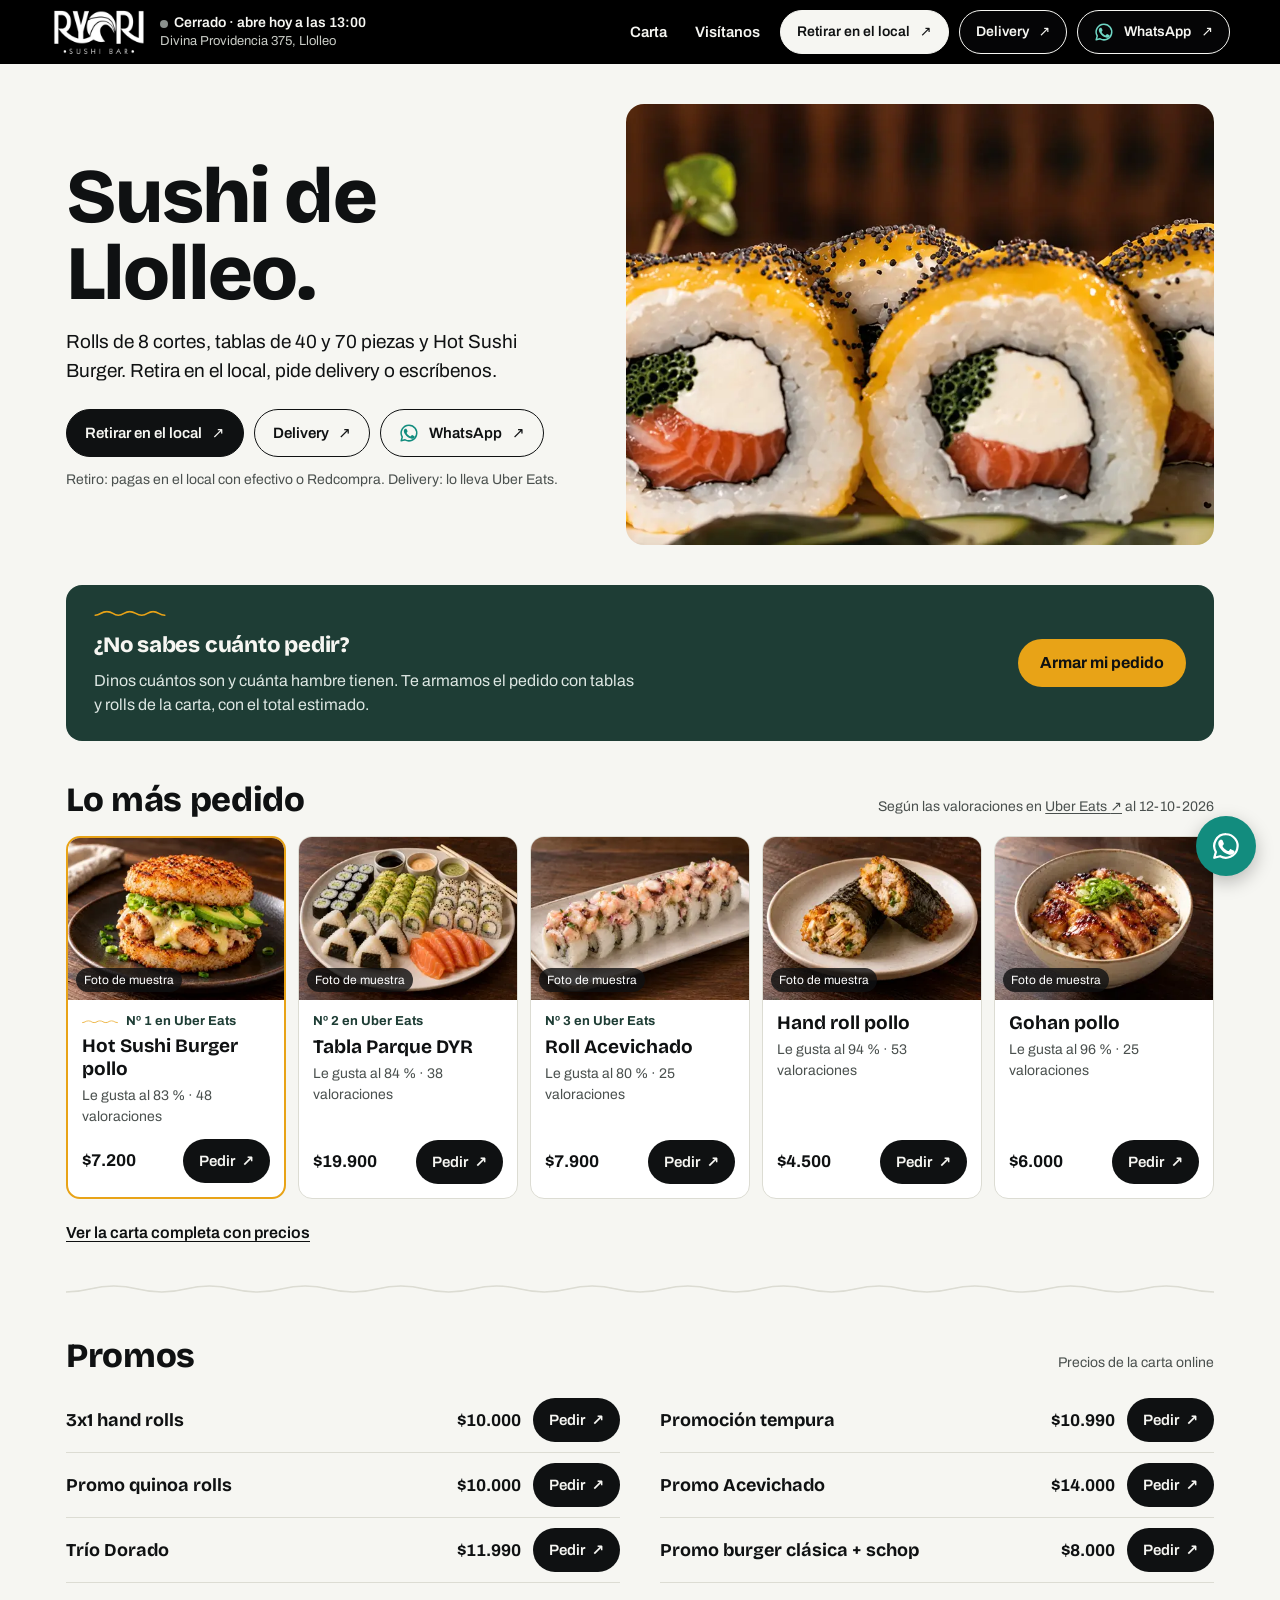
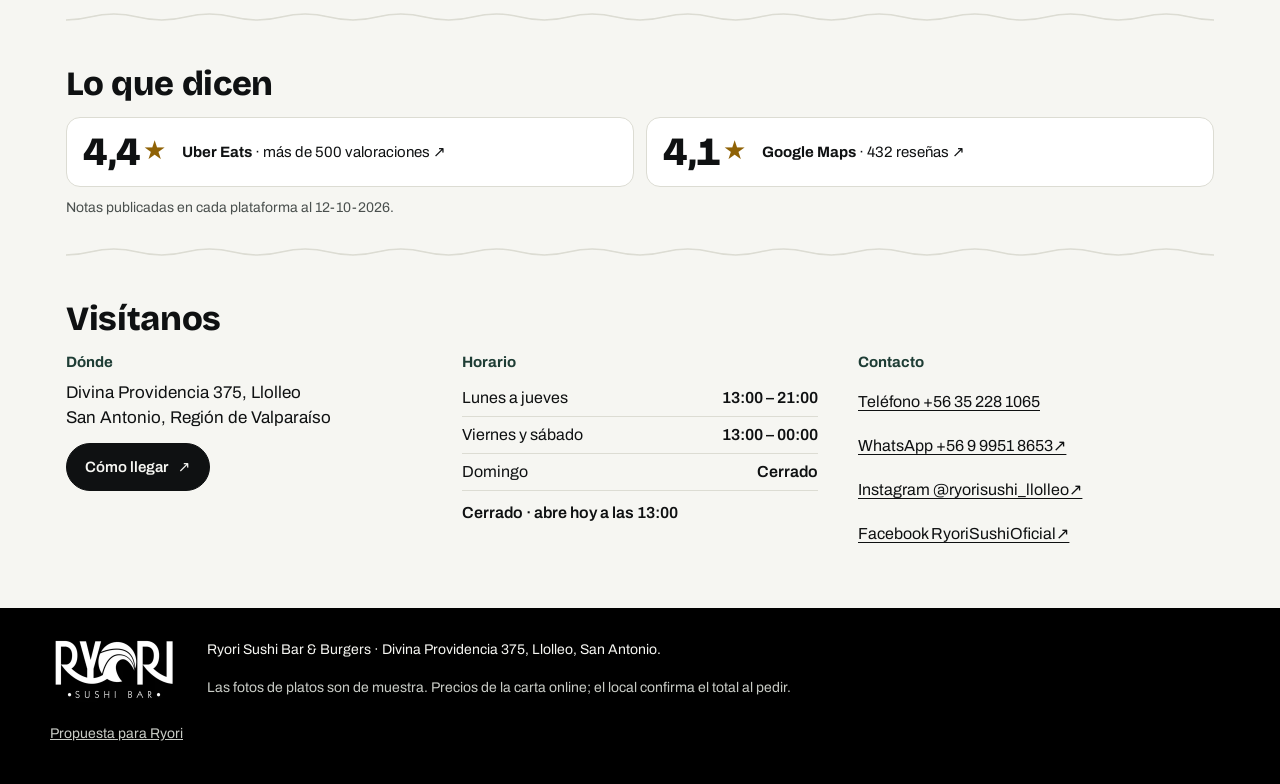
<file: index.html>
<!doctype html>
<html lang="es-CL">
<head>
  <meta charset="utf-8">
  <meta name="viewport" content="width=device-width, initial-scale=1">
  <title>Ryori Sushi Bar · Sushi de Llolleo</title>
  <meta name="description" content="Ryori Sushi Bar & Burgers en Divina Providencia 375, Llolleo. Rolls de 8 cortes, tablas de 40 y 70 piezas y Hot Sushi Burger. Retira en el local, pide delivery por Uber Eats o escríbenos por WhatsApp.">
  <meta name="robots" content="noindex,nofollow">
  <meta name="theme-color" content="#000000">
  <meta property="og:title" content="Ryori Sushi Bar · Sushi de Llolleo">
  <meta property="og:description" content="Rolls, tablas para compartir y Hot Sushi Burger. Retira en Divina Providencia 375, pide delivery o escríbenos por WhatsApp.">
  <meta property="og:image" content="https://ryiori.vercel.app/assets/compartir-1200x630.jpg">
  <meta property="og:image:width" content="1200">
  <meta property="og:image:height" content="630">
  <meta property="og:type" content="website">
  <link rel="icon" href="favicon.svg" type="image/svg+xml">
  <link rel="icon" href="assets/marca/icono-32.png" sizes="32x32" type="image/png">
  <link rel="apple-touch-icon" href="assets/marca/icono-180.png">
  <link rel="preload" as="image" href="assets/portada/hero-telefono-960.webp" imagesrcset="assets/portada/hero-telefono-480.webp 480w, assets/portada/hero-telefono-960.webp 960w" imagesizes="100vw" media="(max-width: 759px)">
  <link rel="preload" as="image" href="assets/portada/hero-escritorio-960.webp" imagesrcset="assets/portada/hero-escritorio-960.webp 960w, assets/portada/hero-escritorio-1440.webp 1440w" imagesizes="(min-width: 1180px) 610px, 52vw" media="(min-width: 760px)">
  <link rel="stylesheet" href="comun.css">
  <link rel="stylesheet" href="styles.css">
  <script src="comun.js" defer></script>
  <script>
    // Lo más pedido y las promos están más abajo: sus datos se cargan después de mostrar la portada.
    addEventListener('load', () => {
      const s = document.createElement('script');
      s.src = 'menu-data.js';
      s.onload = () => { const t = document.createElement('script'); t.src = 'site.js'; document.head.appendChild(t); };
      document.head.appendChild(s);
    });
  </script>
  <!-- Datos estructurados para Google (sin efecto mientras la demo tenga noindex). Generado desde data/negocio.json. -->
  <script type="application/ld+json">
  {
    "@context": "https://schema.org",
    "@type": "Restaurant",
    "name": "Ryori Sushi Bar & Burgers",
    "url": "https://ryiori.vercel.app/",
    "image": "https://ryiori.vercel.app/assets/compartir-1200x630.jpg",
    "logo": "https://ryiori.vercel.app/assets/marca/icono-512.png",
    "telephone": "+56352281065",
    "email": "ryorisushiandbar@gmail.com",
    "address": {
      "@type": "PostalAddress",
      "streetAddress": "Divina Providencia 375",
      "addressLocality": "Llolleo, San Antonio",
      "addressRegion": "Valparaíso",
      "addressCountry": "CL"
    },
    "geo": {
      "@type": "GeoCoordinates",
      "latitude": -33.6123105,
      "longitude": -71.6176851
    },
    "servesCuisine": [
      "Sushi",
      "Japonesa",
      "Hamburguesas"
    ],
    "hasMenu": "https://ryiori.vercel.app/carta/",
    "openingHoursSpecification": [
      {
        "@type": "OpeningHoursSpecification",
        "dayOfWeek": "https://schema.org/Monday",
        "opens": "13:00",
        "closes": "21:00"
      },
      {
        "@type": "OpeningHoursSpecification",
        "dayOfWeek": "https://schema.org/Tuesday",
        "opens": "13:00",
        "closes": "21:00"
      },
      {
        "@type": "OpeningHoursSpecification",
        "dayOfWeek": "https://schema.org/Wednesday",
        "opens": "13:00",
        "closes": "21:00"
      },
      {
        "@type": "OpeningHoursSpecification",
        "dayOfWeek": "https://schema.org/Thursday",
        "opens": "13:00",
        "closes": "21:00"
      },
      {
        "@type": "OpeningHoursSpecification",
        "dayOfWeek": "https://schema.org/Friday",
        "opens": "13:00",
        "closes": "23:59"
      },
      {
        "@type": "OpeningHoursSpecification",
        "dayOfWeek": "https://schema.org/Saturday",
        "opens": "13:00",
        "closes": "23:59"
      }
    ],
    "paymentAccepted": "Efectivo, Redcompra",
    "sameAs": [
      "https://www.instagram.com/ryorisushi_llolleo/",
      "https://www.facebook.com/RyoriSushiOficial"
    ]
  }
  </script>
</head>
<body>
  <a class="saltar" href="#contenido">Ir al contenido</a>

  <header class="cabecera">
    <a class="logo" href="./" aria-label="Ryori Sushi Bar, inicio"><img src="assets/marca/logo-original-negro.webp" alt="Ryori Sushi Bar" width="252" height="132"></a>
    <div class="local">
      <p class="estado" data-estado aria-live="polite"></p>
      <address>Divina Providencia 375, Llolleo</address>
    </div>
    <nav class="cabecera-nav" aria-label="Principal">
      <a href="carta/">Carta</a>
      <a class="solo-escritorio" href="#visitanos">Visítanos</a>
      <div class="canales sobre-oscuro">
        <a class="canal canal-retiro" href="https://menu.fu.do/ryori" target="_blank" rel="noopener">Retirar en el local <span class="ext" aria-hidden="true">↗</span></a>
        <a class="canal canal-delivery" href="https://www.ubereats.com/cl/store/ryori-sushi/pJ2VaHH-VmKoWFzFx3EKbg" target="_blank" rel="noopener">Delivery <span class="ext" aria-hidden="true">↗</span></a>
        <a class="canal canal-whatsapp" href="https://wa.me/56999518653" target="_blank" rel="noopener"><svg class="wa-icono" viewBox="0 0 24 24" aria-hidden="true"><use href="#icono-wa"/></svg>WhatsApp <span class="ext" aria-hidden="true">↗</span></a>
      </div>
    </nav>
  </header>

  <main id="contenido">
    <section class="portada" aria-labelledby="titulo">
      <picture class="portada-foto">
        <source media="(max-width: 759px)" srcset="assets/portada/hero-telefono-480.webp 480w, assets/portada/hero-telefono-960.webp 960w" sizes="100vw">
        <source media="(min-width: 760px)" srcset="assets/portada/hero-escritorio-960.webp 960w, assets/portada/hero-escritorio-1440.webp 1440w" sizes="(min-width: 1180px) 610px, 52vw">
        <img src="assets/portada/hero-escritorio-960.webp" alt="Rolls de Ryori con salmón, queso crema y cobertura de mango" width="960" height="720" fetchpriority="high">
      </picture>
      <div class="portada-texto">
        <h1 id="titulo">Sushi de Llolleo.</h1>
        <p class="bajada">Rolls de 8 cortes, tablas de 40 y 70 piezas y Hot Sushi Burger. Retira en el local, pide delivery o escríbenos.</p>
        <div class="canales portada-canales">
          <a class="canal canal-retiro" href="https://menu.fu.do/ryori" target="_blank" rel="noopener">Retirar en el local <span class="ext" aria-hidden="true">↗</span></a>
          <a class="canal canal-delivery" href="https://www.ubereats.com/cl/store/ryori-sushi/pJ2VaHH-VmKoWFzFx3EKbg" target="_blank" rel="noopener">Delivery <span class="ext" aria-hidden="true">↗</span></a>
          <a class="canal canal-whatsapp" href="https://wa.me/56999518653" target="_blank" rel="noopener"><svg class="wa-icono" viewBox="0 0 24 24" aria-hidden="true"><use href="#icono-wa"/></svg>WhatsApp <span class="ext" aria-hidden="true">↗</span></a>
        </div>
        <p class="como-llega">Retiro: pagas en el local con efectivo o Redcompra. Delivery: lo lleva Uber Eats.</p>
      </div>
    </section>

    <div class="contenedor">
      <aside class="tarjeta-sugeridor" aria-labelledby="sugeridor-titulo">
        <svg class="ola" viewBox="0 0 120 12" aria-hidden="true"><use href="#ola"/></svg>
        <h2 id="sugeridor-titulo">¿No sabes cuánto pedir?</h2>
        <p>Dinos cuántos son y cuánta hambre tienen. Te armamos el pedido con tablas y rolls de la carta, con el total estimado.</p>
        <a class="boton-mango" href="sugeridor/">Armar mi pedido</a>
      </aside>

      <section class="seccion" id="lo-mas-pedido" aria-labelledby="mas-pedido-titulo">
        <div class="seccion-cabeza">
          <h2 id="mas-pedido-titulo">Lo más pedido</h2>
          <p class="fuente">Según las valoraciones en <a href="https://www.ubereats.com/cl/store/ryori-sushi/pJ2VaHH-VmKoWFzFx3EKbg" target="_blank" rel="noopener">Uber Eats <span aria-hidden="true">↗</span></a> al 12-10-2026</p>
        </div>
        <ol class="mas-pedido" id="mas-pedido"></ol>
        <a class="enlace" href="carta/">Ver la carta completa con precios</a>
      </section>

      <svg class="ola-separador" viewBox="0 0 1200 14" preserveAspectRatio="none" aria-hidden="true"><use href="#ola-larga"/></svg>

      <section class="seccion" id="promos" aria-labelledby="promos-titulo">
        <div class="seccion-cabeza">
          <h2 id="promos-titulo">Promos</h2>
          <p class="fuente">Precios de la carta online</p>
        </div>
        <ul class="promos" id="lista-promos"></ul>
      </section>

      <svg class="ola-separador" viewBox="0 0 1200 14" preserveAspectRatio="none" aria-hidden="true"><use href="#ola-larga"/></svg>

      <section class="seccion" id="opiniones" aria-labelledby="opiniones-titulo">
        <h2 id="opiniones-titulo">Lo que dicen</h2>
        <ul class="notas">
          <li>
            <a href="https://www.ubereats.com/cl/store/ryori-sushi/pJ2VaHH-VmKoWFzFx3EKbg" target="_blank" rel="noopener">
              <span class="nota">4,4<span class="estrella" aria-hidden="true">★</span></span>
              <span class="nota-detalle"><strong>Uber Eats</strong> · más de 500 valoraciones <span aria-hidden="true">↗</span></span>
            </a>
          </li>
          <li>
            <a href="https://www.google.com/maps/search/?api=1&amp;query=Ryori+Sushi+en+Llolleo" target="_blank" rel="noopener">
              <span class="nota">4,1<span class="estrella" aria-hidden="true">★</span></span>
              <span class="nota-detalle"><strong>Google Maps</strong> · 432 reseñas <span aria-hidden="true">↗</span></span>
            </a>
          </li>
        </ul>
        <p class="fuente">Notas publicadas en cada plataforma al 12-10-2026.</p>
      </section>

      <svg class="ola-separador" viewBox="0 0 1200 14" preserveAspectRatio="none" aria-hidden="true"><use href="#ola-larga"/></svg>

      <section class="seccion visitanos" id="visitanos" aria-labelledby="visitanos-titulo">
        <h2 id="visitanos-titulo">Visítanos</h2>
        <div class="visitanos-grilla">
          <div>
            <h3>Dónde</h3>
            <p class="dato">Divina Providencia 375, Llolleo<br>San Antonio, Región de Valparaíso</p>
            <a class="canal canal-retiro" href="https://www.google.com/maps/dir/?api=1&amp;destination=-33.6123105%2C-71.6176851" target="_blank" rel="noopener">Cómo llegar <span class="ext" aria-hidden="true">↗</span></a>
          </div>
          <div>
            <h3>Horario</h3>
            <dl class="horario">
              <div><dt>Lunes a jueves</dt><dd>13:00 – 21:00</dd></div>
              <div><dt>Viernes y sábado</dt><dd>13:00 – 00:00</dd></div>
              <div><dt>Domingo</dt><dd>Cerrado</dd></div>
            </dl>
            <p class="estado-visita" data-estado></p>
          </div>
          <div>
            <h3>Contacto</h3>
            <ul class="contacto">
              <li><a href="tel:+56352281065">Teléfono +56 35 228 1065</a></li>
              <li><a href="https://wa.me/56999518653" target="_blank" rel="noopener">WhatsApp +56 9 9951 8653 <span aria-hidden="true">↗</span></a></li>
              <li><a href="https://www.instagram.com/ryorisushi_llolleo/" target="_blank" rel="noopener">Instagram @ryorisushi_llolleo <span aria-hidden="true">↗</span></a></li>
              <li><a href="https://www.facebook.com/RyoriSushiOficial" target="_blank" rel="noopener">Facebook RyoriSushiOficial <span aria-hidden="true">↗</span></a></li>
            </ul>
          </div>
        </div>
      </section>
    </div>
  </main>

  <footer class="pie pie-portada">
    <img src="assets/marca/logo-blanco.png" alt="Ryori Sushi Bar" width="126" height="66" loading="lazy">
    <p>Ryori Sushi Bar &amp; Burgers · Divina Providencia 375, Llolleo, San Antonio.</p>
    <p class="pie-nota">Las fotos de platos son de muestra. Precios de la carta online; el local confirma el total al pedir.</p>
    <p class="pie-propuesta"><a href="presentacion/">Propuesta para Ryori</a></p>
  </footer>

  <a class="wa-flotante" href="https://wa.me/56999518653" target="_blank" rel="noopener" aria-label="Escribir a Ryori por WhatsApp"><svg viewBox="0 0 24 24" aria-hidden="true"><use href="#icono-wa"/></svg></a>
  <nav class="barra-canales" aria-label="Pedir">
    <a class="canal canal-retiro" href="https://menu.fu.do/ryori" target="_blank" rel="noopener">Retirar en el local <span class="ext" aria-hidden="true">↗</span></a>
    <a class="canal canal-delivery" href="https://www.ubereats.com/cl/store/ryori-sushi/pJ2VaHH-VmKoWFzFx3EKbg" target="_blank" rel="noopener">Delivery <span class="ext" aria-hidden="true">↗</span></a>
    <a class="wa-redondo" href="https://wa.me/56999518653" target="_blank" rel="noopener" aria-label="Escribir a Ryori por WhatsApp"><svg viewBox="0 0 24 24" aria-hidden="true"><use href="#icono-wa"/></svg></a>
  </nav>

  <svg width="0" height="0" style="position:absolute" aria-hidden="true">
    <symbol id="icono-wa" viewBox="0 0 24 24"><path d="M12 2.6a9.4 9.4 0 0 0-8.1 14.2L2.6 21.4l4.7-1.2A9.4 9.4 0 1 0 12 2.6Z" fill="none" stroke="currentColor" stroke-width="1.8" stroke-linejoin="round"/><path d="M9.1 7.4c-.2-.5-.5-.5-.7-.5h-.6c-.2 0-.6.1-.9.4-.3.3-1.1 1.1-1.1 2.7s1.2 3.1 1.3 3.3c.2.2 2.2 3.5 5.4 4.8 2.7 1.1 3.2.9 3.8.8.6-.1 1.9-.8 2.2-1.5.3-.7.3-1.4.2-1.5-.1-.1-.3-.2-.7-.4l-2.1-1c-.3-.1-.5-.2-.7.2-.2.3-.8 1-1 1.2-.2.2-.4.2-.7.1-.3-.2-1.3-.5-2.5-1.6-.9-.8-1.6-1.9-1.7-2.2-.2-.3 0-.5.1-.7l.5-.6c.2-.2.2-.4.3-.6.1-.2 0-.4 0-.6l-1-2.3Z" fill="currentColor"/></symbol>
    <symbol id="ola" viewBox="0 0 120 12"><path d="M2 8c9 0 9-6 19.5-6S31 8 40.5 8 50 2 59.5 2 70 8 79.5 8 89 2 98.5 2 108 8 118 8" fill="none" stroke="currentColor" stroke-width="2.6" stroke-linecap="round"/></symbol>
    <symbol id="ola-larga" viewBox="0 0 1200 14"><path d="M0 9C25 9 25 3 50 3s25 6 50 6 25-6 50-6 25 6 50 6 25-6 50-6 25 6 50 6 25-6 50-6 25 6 50 6 25-6 50-6 25 6 50 6 25-6 50-6 25 6 50 6 25-6 50-6 25 6 50 6 25-6 50-6 25 6 50 6 25-6 50-6 25 6 50 6 25-6 50-6 25 6 50 6 25-6 50-6 25 6 50 6 25-6 50-6 25 6 50 6" fill="none" stroke="currentColor" stroke-width="1.5" vector-effect="non-scaling-stroke"/></symbol>
  </svg>
</body>
</html>
</file>
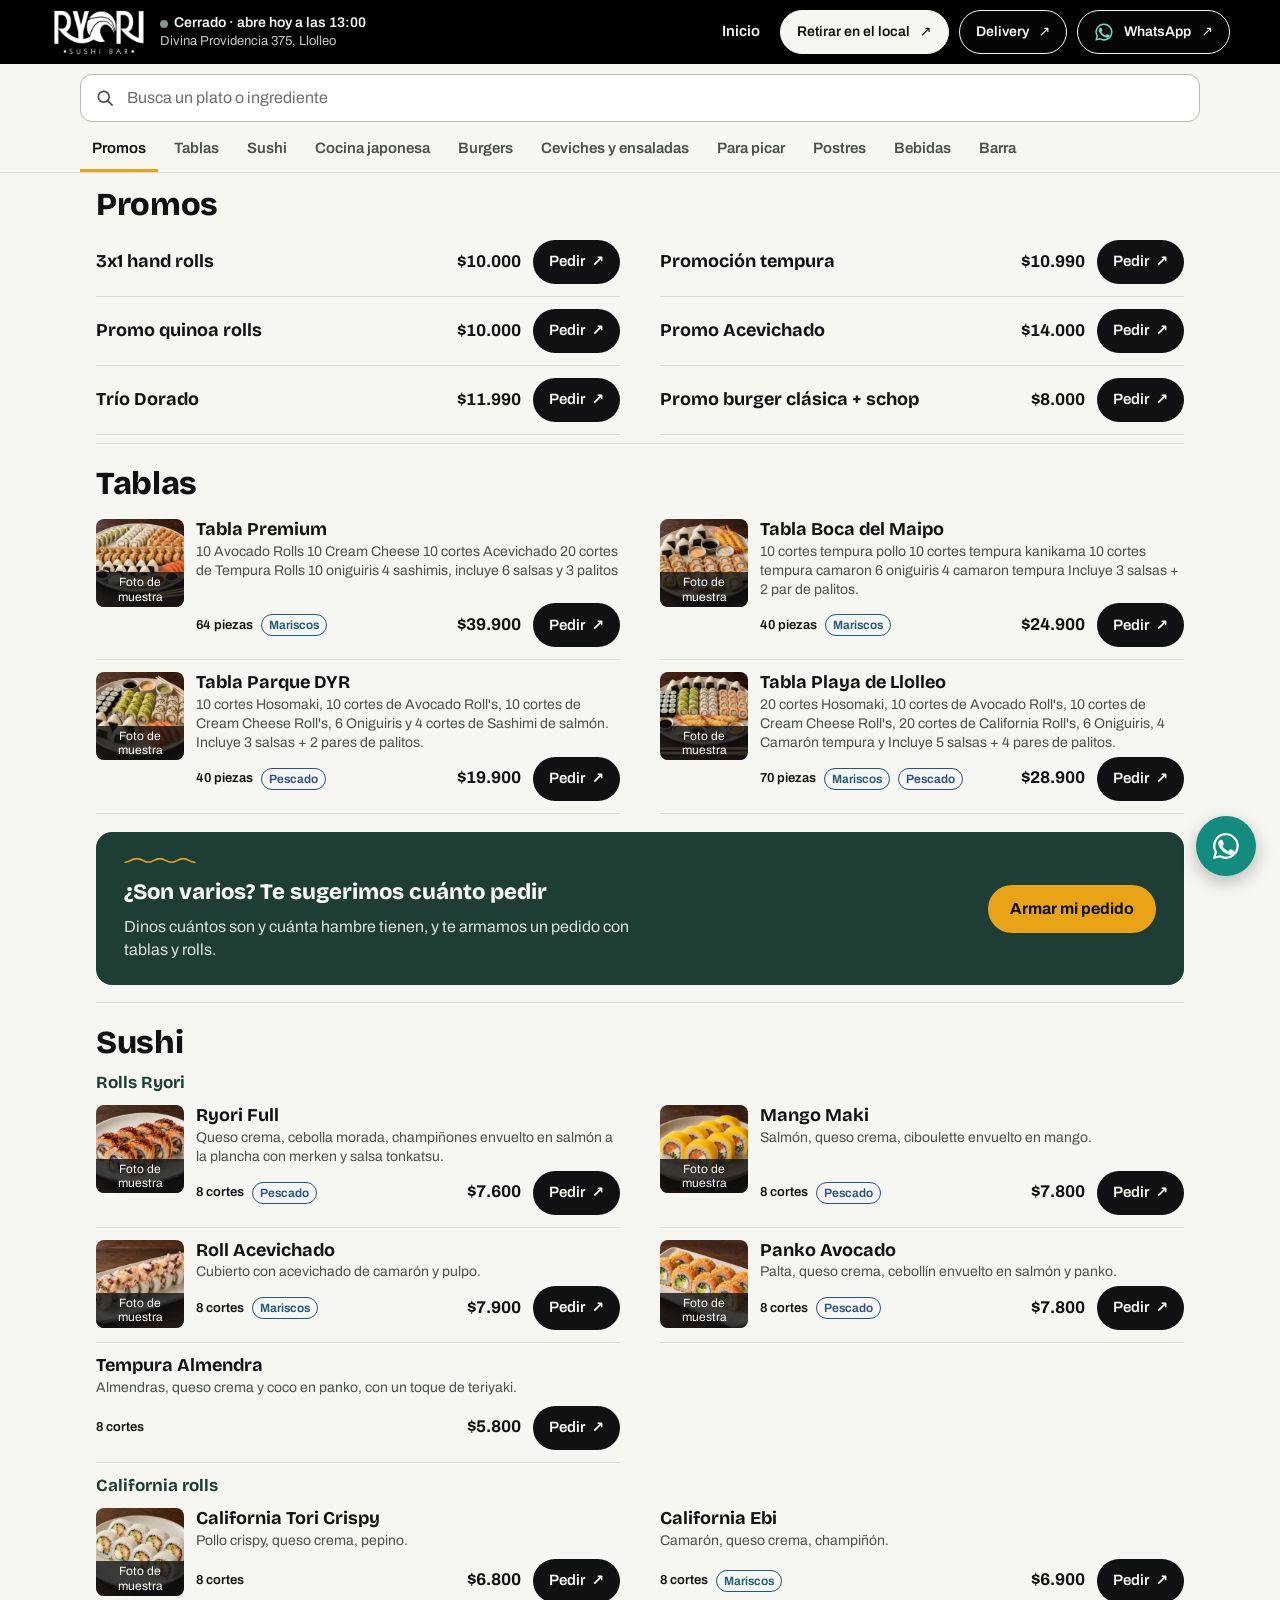
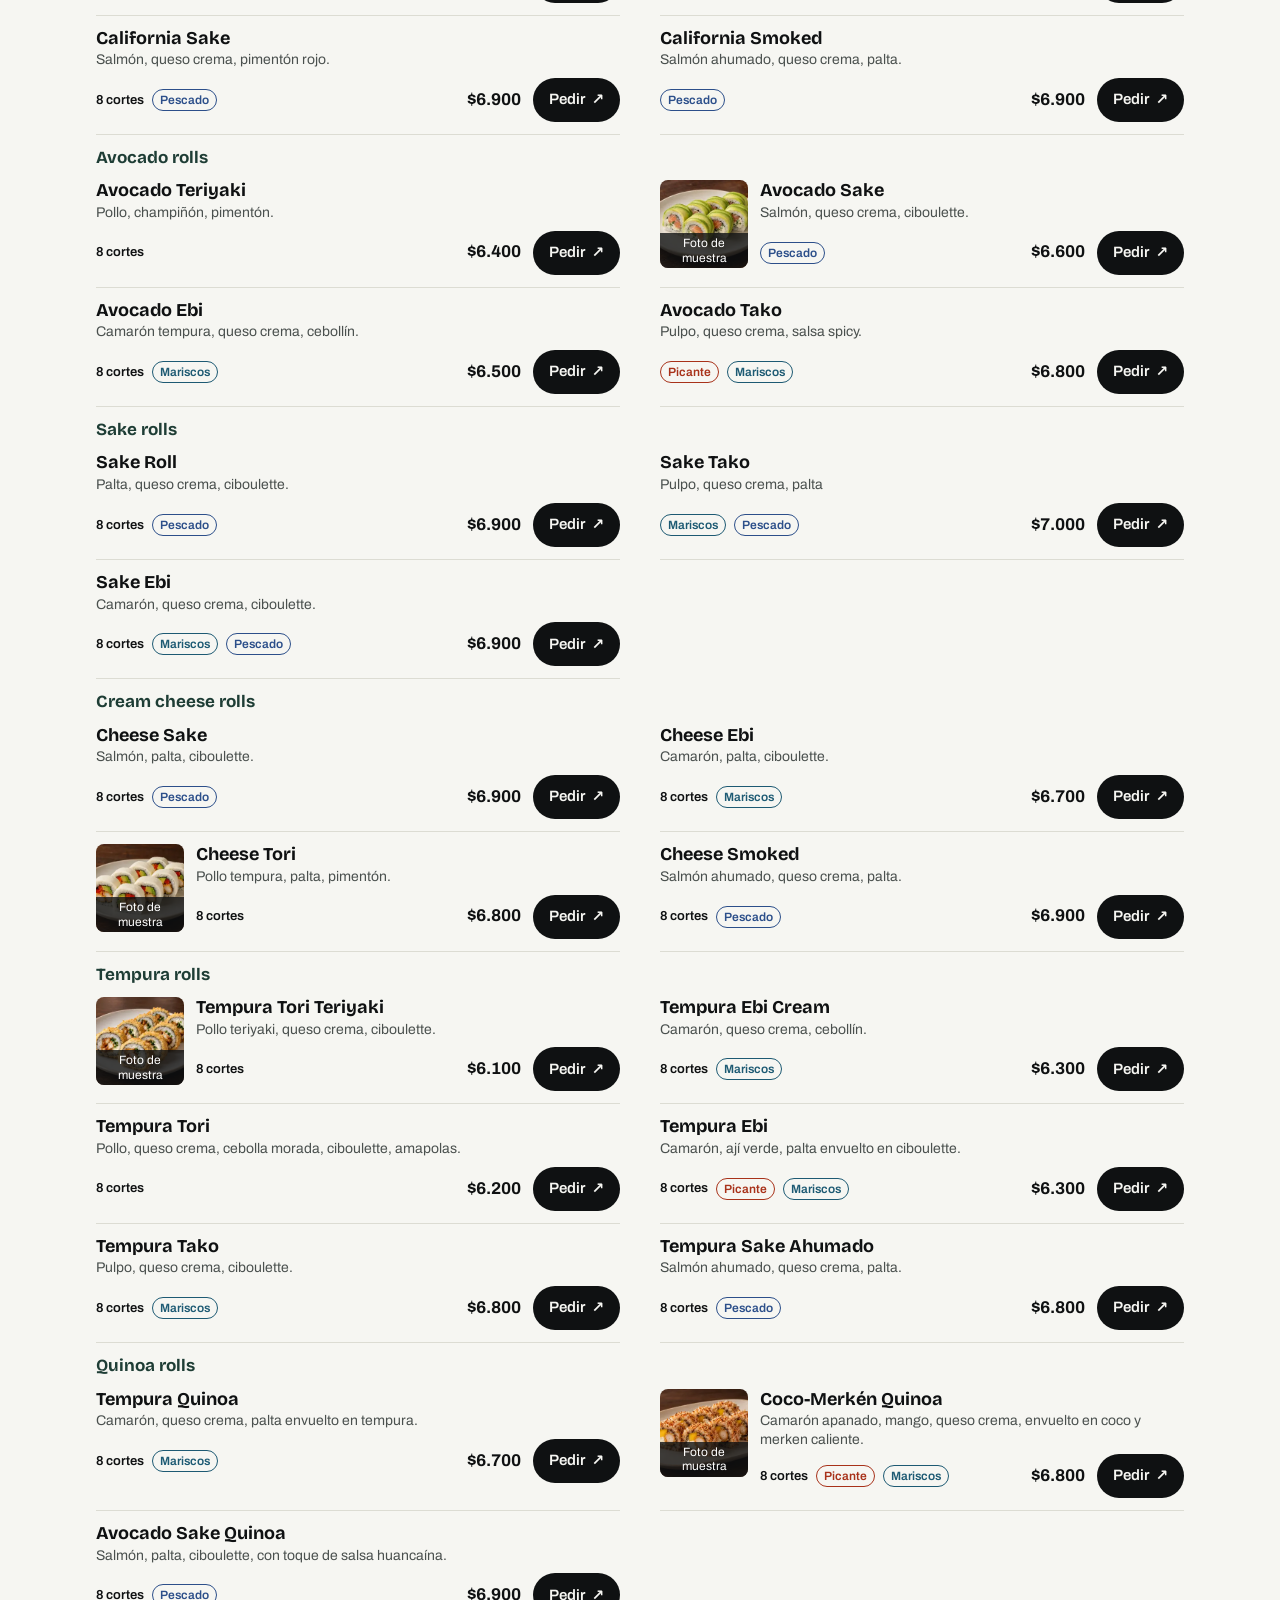
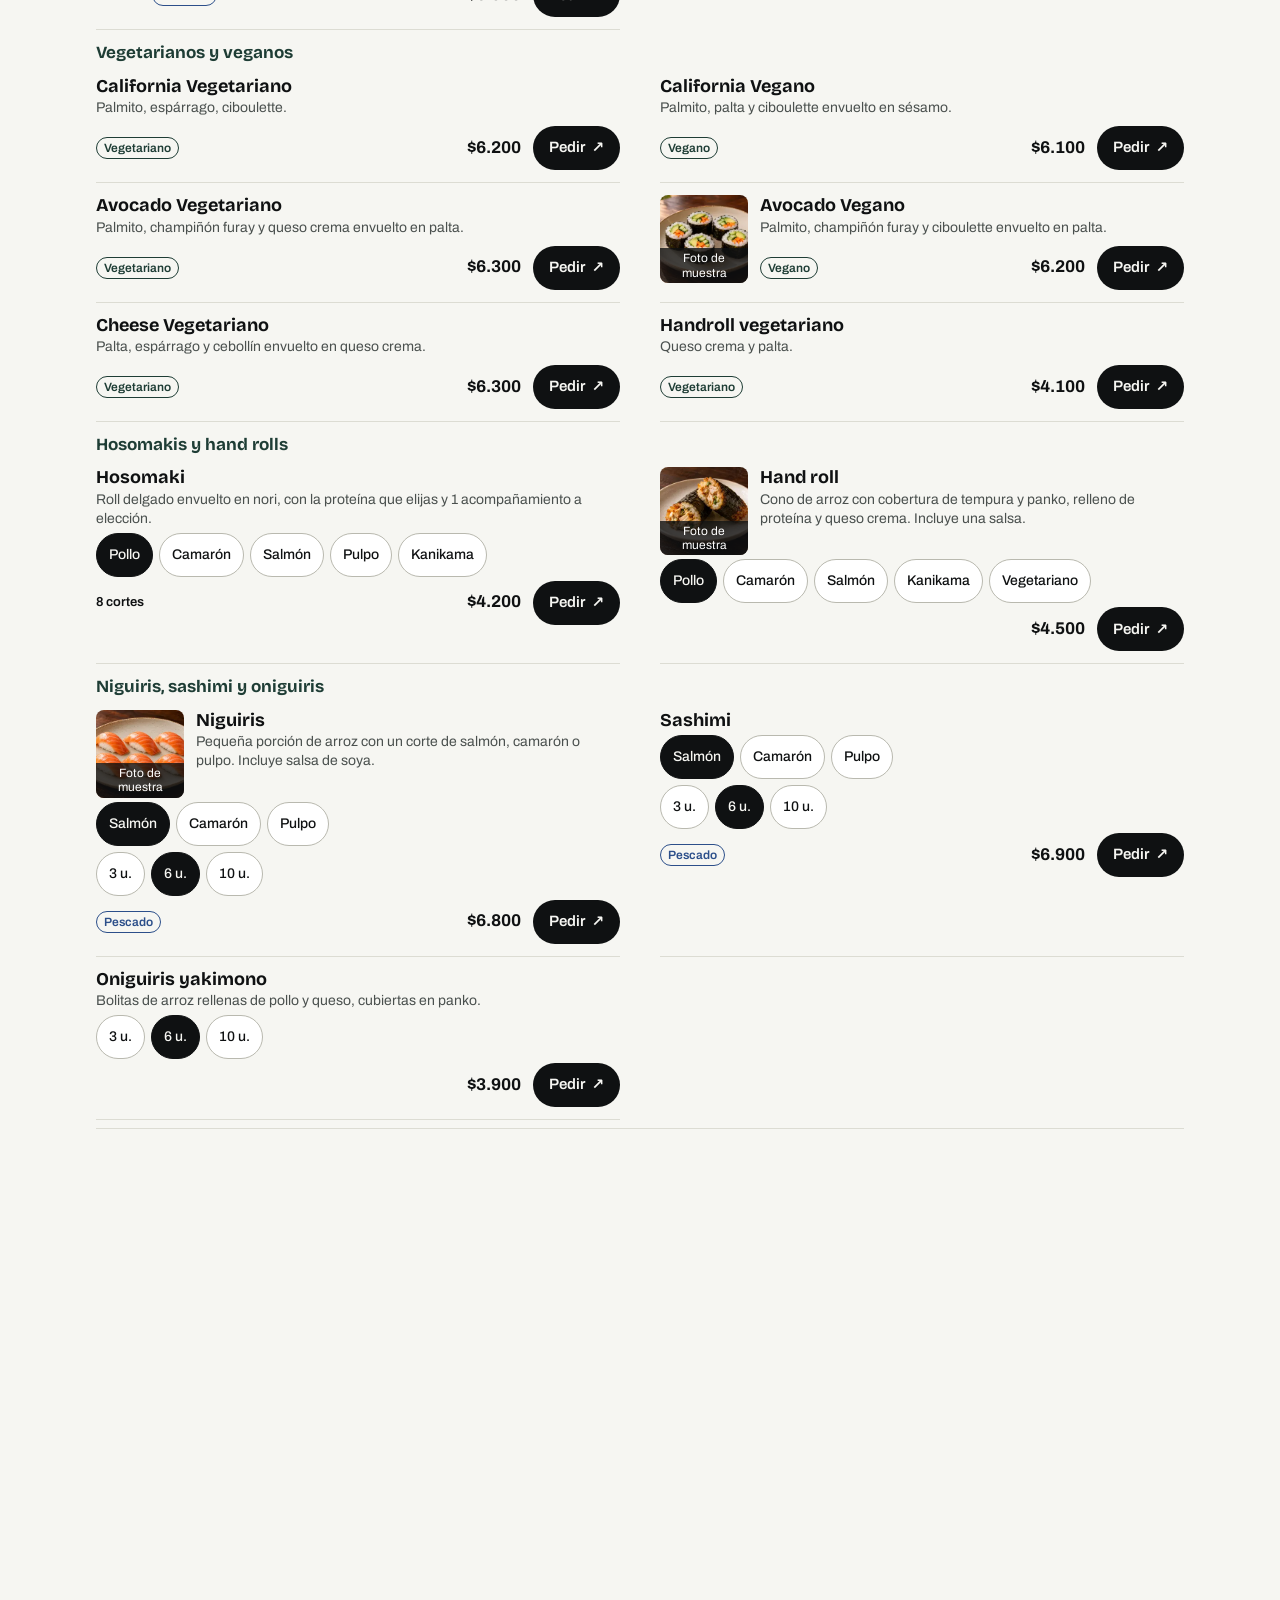
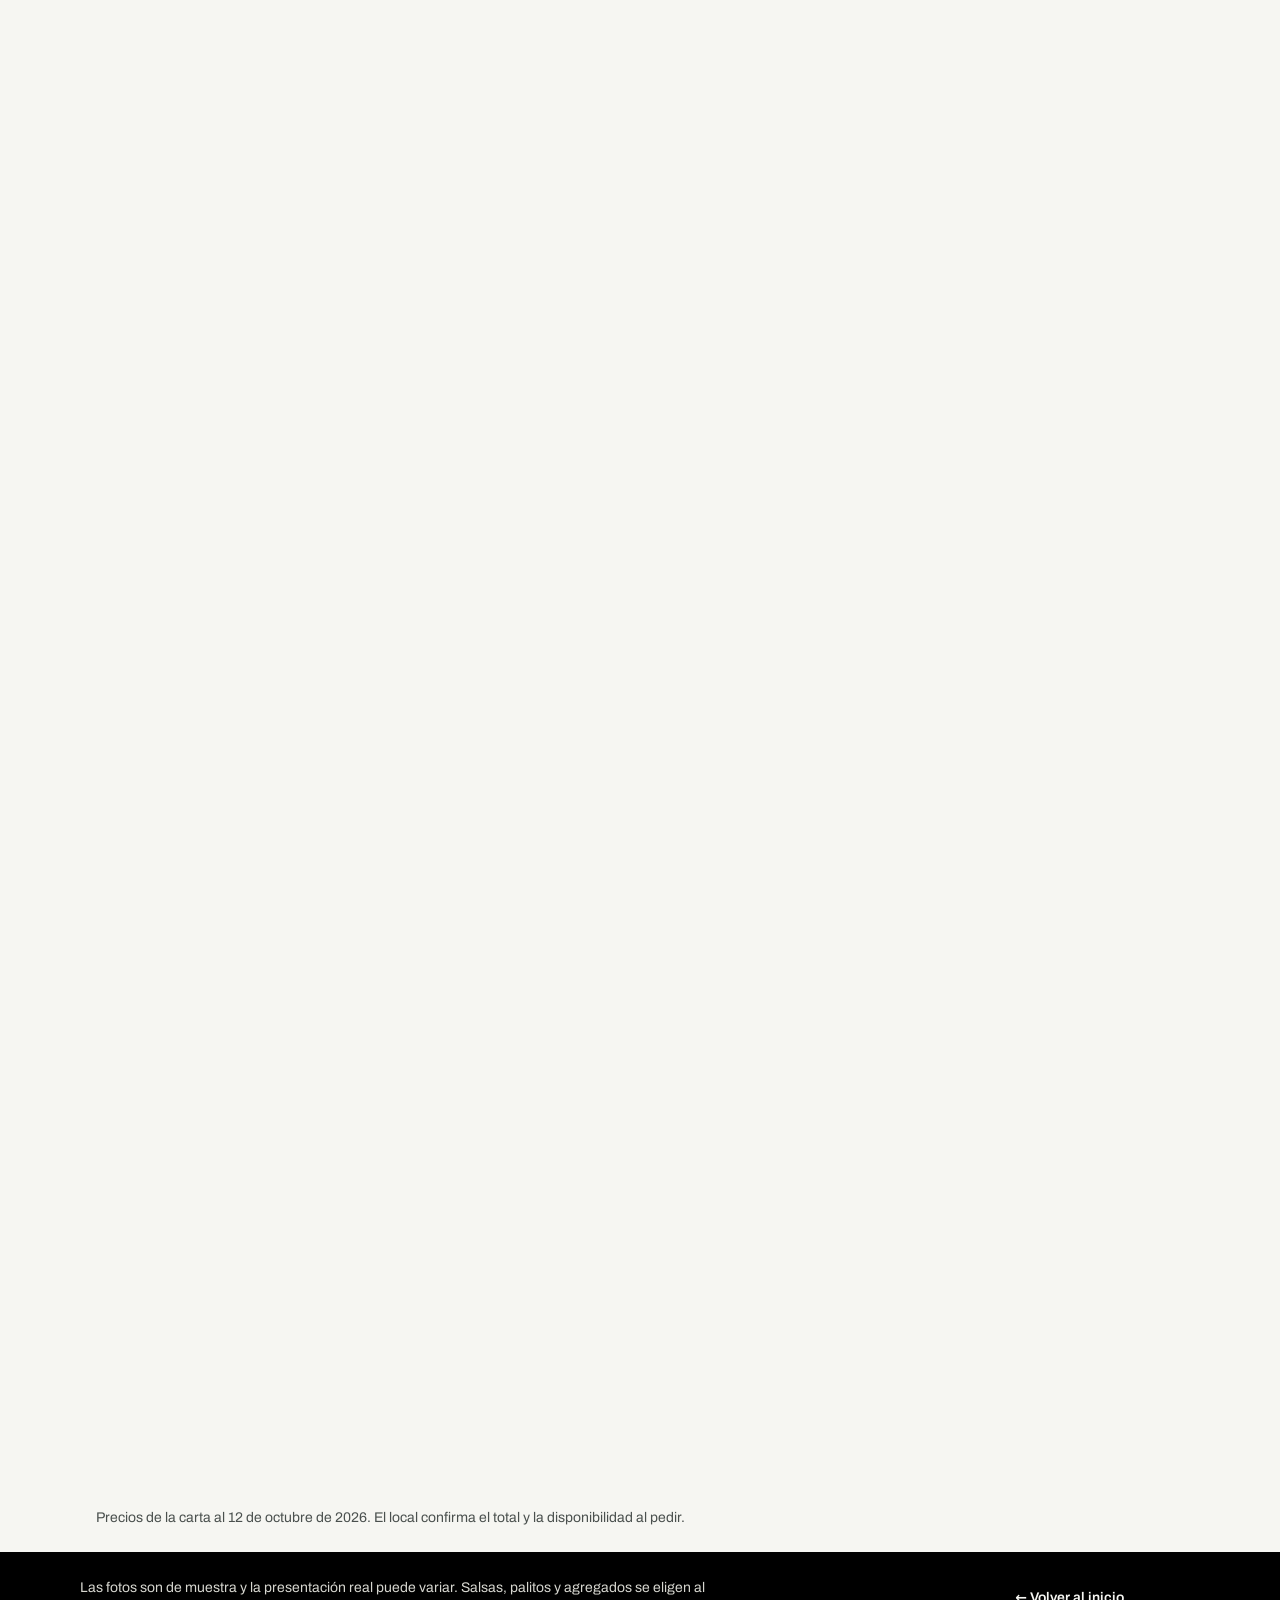
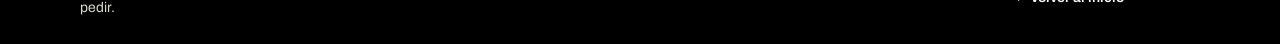
<file: carta/index.html>
<!doctype html>
<html lang="es-CL">
<head>
  <meta charset="utf-8">
  <meta name="viewport" content="width=device-width, initial-scale=1">
  <title>Carta · Ryori Sushi Bar, Llolleo</title>
  <meta name="description" content="Carta de Ryori Sushi Bar en Llolleo con precios: rolls, tablas de 40 y 70 piezas, burgers, ceviches y bar. Pide para retirar, por delivery o por WhatsApp.">
  <meta name="robots" content="noindex,nofollow">
  <meta name="theme-color" content="#000000">
  <link rel="icon" href="../favicon.svg" type="image/svg+xml">
  <link rel="icon" href="../assets/marca/icono-32.png" sizes="32x32" type="image/png">
  <link rel="apple-touch-icon" href="../assets/marca/icono-180.png">
  <link rel="preload" as="font" type="font/woff2" href="/assets/fuentes/archivo-latin.woff2" crossorigin>
  <link rel="preload" as="font" type="font/woff2" href="/assets/fuentes/bricolage-grotesque-latin.woff2" crossorigin>
  <link rel="stylesheet" href="../comun.css">
  <link rel="stylesheet" href="carta.css">
  <script src="../comun.js" defer></script>
</head>
<body>
  <a class="saltar" href="#carta">Ir a la carta</a>
  <header class="cabecera">
    <a class="logo" href="../" aria-label="Ryori Sushi Bar, inicio"><img src="../assets/marca/logo-original-negro.webp" alt="Ryori Sushi Bar" width="252" height="132"></a>
    <div class="local">
      <p class="estado" data-estado aria-live="polite"></p>
      <address>Divina Providencia 375, Llolleo</address>
    </div>
    <nav class="cabecera-nav" aria-label="Principal">
      <a href="../">Inicio</a>
      <div class="canales sobre-oscuro">
        <a class="canal canal-retiro" href="https://menu.fu.do/ryori" target="_blank" rel="noopener">Retirar en el local <span class="ext" aria-hidden="true">↗</span></a>
        <a class="canal canal-delivery" href="https://www.ubereats.com/cl/store/ryori-sushi/pJ2VaHH-VmKoWFzFx3EKbg" target="_blank" rel="noopener">Delivery <span class="ext" aria-hidden="true">↗</span></a>
        <a class="canal canal-whatsapp" href="https://wa.me/56999518653" target="_blank" rel="noopener"><svg class="wa-icono" viewBox="0 0 24 24" aria-hidden="true"><use href="#icono-wa"/></svg>WhatsApp <span class="ext" aria-hidden="true">↗</span></a>
      </div>
    </nav>
  </header>

  <main id="carta">
    <h1 class="visualmente-oculto">Carta de Ryori Sushi Bar</h1>
    <div class="herramientas">
      <div class="buscador">
        <svg viewBox="0 0 24 24" aria-hidden="true"><circle cx="10.5" cy="10.5" r="6.5" fill="none" stroke="currentColor" stroke-width="2"/><path d="m15.5 15.5 5 5" stroke="currentColor" stroke-width="2" stroke-linecap="round"/></svg>
        <input id="buscar" type="search" placeholder="Busca un plato o ingrediente" autocomplete="off" aria-label="Buscar en toda la carta">
      </div>
      <nav class="categorias" id="categorias" aria-label="Categorías de la carta"></nav>
    </div>
    <p class="conteo" id="conteo" aria-live="polite"></p>
    <div id="secciones"></div>
    <div class="sin-resultados" id="sin-resultados" hidden></div>
    <p class="nota-precios" id="nota-precios"></p>
  </main>

  <footer class="pie">
    <p>Las fotos son de muestra y la presentación real puede variar. Salsas, palitos y agregados se eligen al pedir.</p>
    <a href="../">← Volver al inicio</a>
  </footer>

  <nav class="barra-canales" aria-label="Pedir">
    <a class="canal canal-retiro" href="https://menu.fu.do/ryori" target="_blank" rel="noopener">Retirar en el local <span class="ext" aria-hidden="true">↗</span></a>
    <a class="canal canal-delivery" href="https://www.ubereats.com/cl/store/ryori-sushi/pJ2VaHH-VmKoWFzFx3EKbg" target="_blank" rel="noopener">Delivery <span class="ext" aria-hidden="true">↗</span></a>
    <a class="wa-redondo" href="https://wa.me/56999518653" target="_blank" rel="noopener" aria-label="Escribir a Ryori por WhatsApp"><svg viewBox="0 0 24 24" aria-hidden="true"><use href="#icono-wa"/></svg></a>
  </nav>
  <a class="wa-flotante" href="https://wa.me/56999518653" target="_blank" rel="noopener" aria-label="Escribir a Ryori por WhatsApp"><svg viewBox="0 0 24 24" aria-hidden="true"><use href="#icono-wa"/></svg></a>

  <svg width="0" height="0" style="position:absolute" aria-hidden="true">
    <symbol id="icono-wa" viewBox="0 0 24 24"><path d="M12 2.6a9.4 9.4 0 0 0-8.1 14.2L2.6 21.4l4.7-1.2A9.4 9.4 0 1 0 12 2.6Z" fill="none" stroke="currentColor" stroke-width="1.8" stroke-linejoin="round"/><path d="M9.1 7.4c-.2-.5-.5-.5-.7-.5h-.6c-.2 0-.6.1-.9.4-.3.3-1.1 1.1-1.1 2.7s1.2 3.1 1.3 3.3c.2.2 2.2 3.5 5.4 4.8 2.7 1.1 3.2.9 3.8.8.6-.1 1.9-.8 2.2-1.5.3-.7.3-1.4.2-1.5-.1-.1-.3-.2-.7-.4l-2.1-1c-.3-.1-.5-.2-.7.2-.2.3-.8 1-1 1.2-.2.2-.4.2-.7.1-.3-.2-1.3-.5-2.5-1.6-.9-.8-1.6-1.9-1.7-2.2-.2-.3 0-.5.1-.7l.5-.6c.2-.2.2-.4.3-.6.1-.2 0-.4 0-.6l-1-2.3Z" fill="currentColor"/></symbol>
    <symbol id="ola" viewBox="0 0 120 12"><path d="M2 8c9 0 9-6 19.5-6S31 8 40.5 8 50 2 59.5 2 70 8 79.5 8 89 2 98.5 2 108 8 118 8" fill="none" stroke="currentColor" stroke-width="2.6" stroke-linecap="round"/></symbol>
  </svg>
  <script src="../menu-data.js"></script>
  <script src="menu.js"></script>
</body>
</html>
</file>
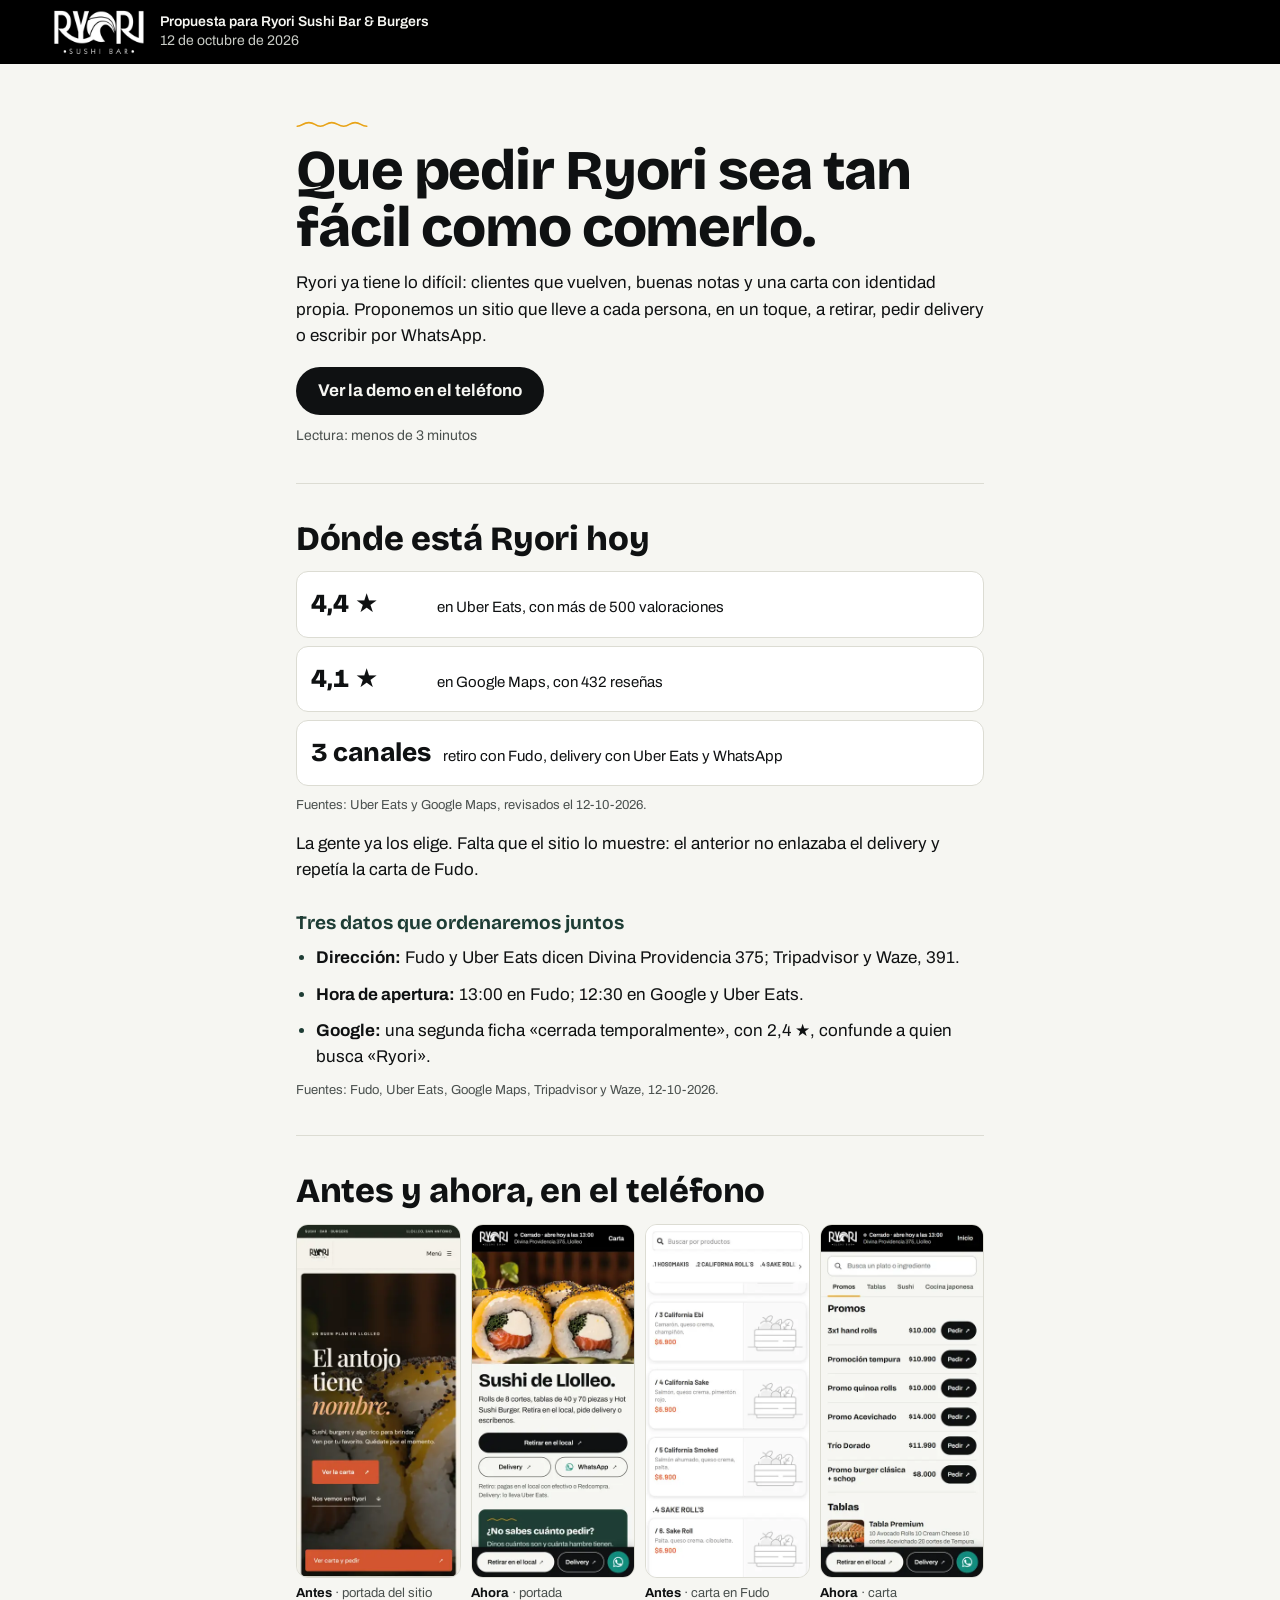
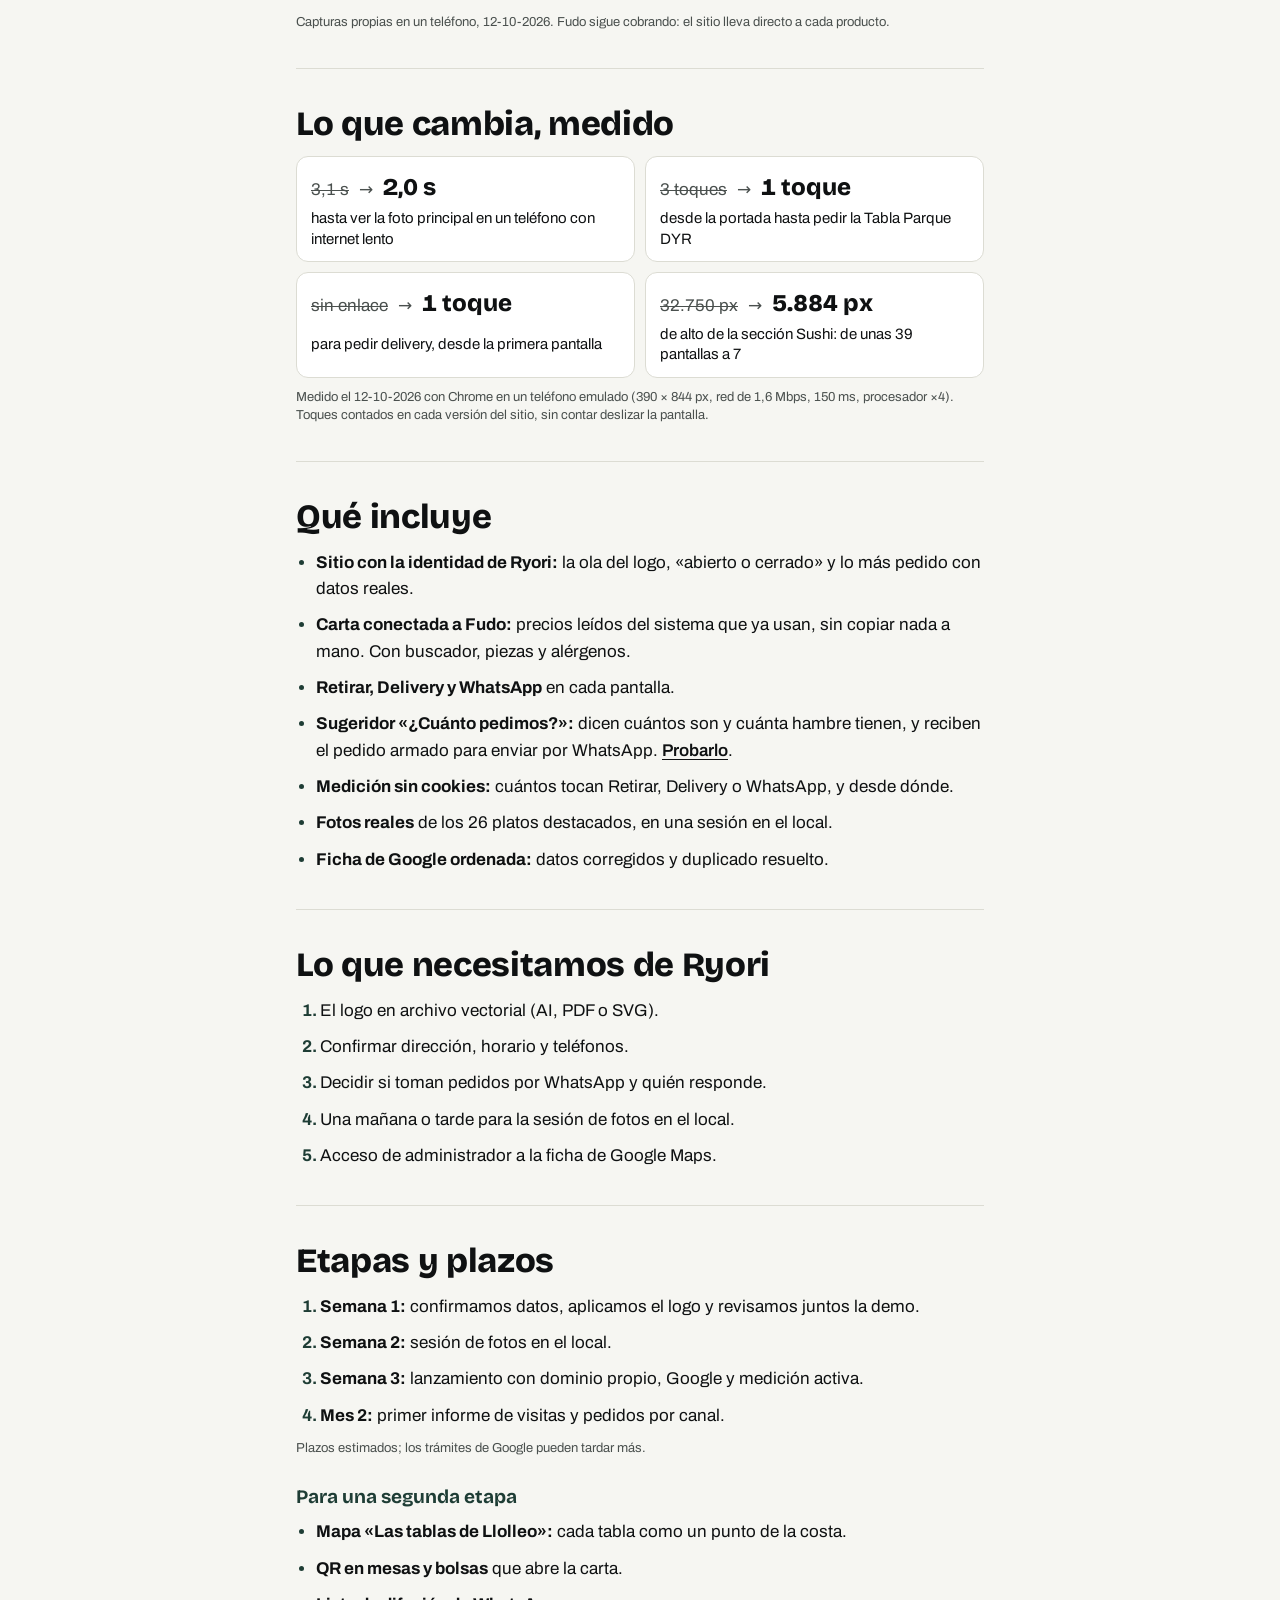
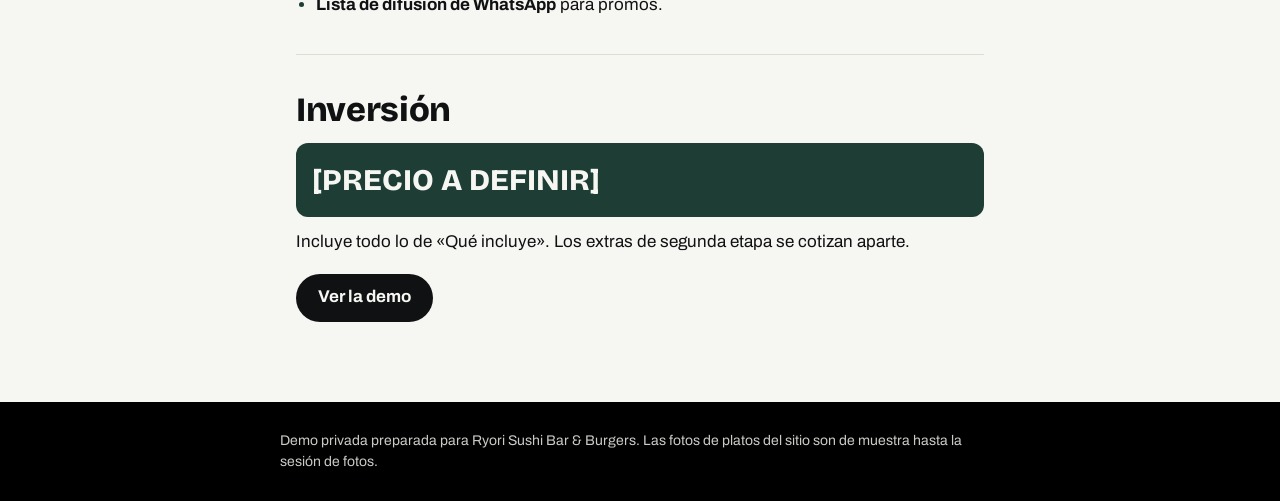
<file: presentacion/index.html>
<!doctype html>
<html lang="es-CL">
<head>
  <meta charset="utf-8">
  <meta name="viewport" content="width=device-width, initial-scale=1">
  <title>Propuesta para Ryori · Sitio web y pedidos</title>
  <meta name="description" content="Propuesta para Ryori Sushi Bar & Burgers: un sitio que ordena retiro, delivery y WhatsApp, con carta conectada a Fudo y sugeridor de pedidos.">
  <meta name="robots" content="noindex,nofollow">
  <meta name="theme-color" content="#000000">
  <link rel="icon" href="../favicon.svg" type="image/svg+xml">
  <link rel="icon" href="../assets/marca/icono-32.png" sizes="32x32" type="image/png">
  <link rel="preload" as="font" type="font/woff2" href="/assets/fuentes/archivo-latin.woff2" crossorigin>
  <link rel="preload" as="font" type="font/woff2" href="/assets/fuentes/bricolage-grotesque-latin.woff2" crossorigin>
  <link rel="stylesheet" href="../comun.css">
  <link rel="stylesheet" href="propuesta.css">
</head>
<body>
  <a class="saltar" href="#contenido">Ir al contenido</a>
  <header class="cabecera">
    <a class="logo" href="../" aria-label="Ver el sitio de demostración"><img src="../assets/marca/logo-original-negro.webp" alt="Ryori Sushi Bar" width="252" height="132"></a>
    <p class="local">Propuesta para Ryori Sushi Bar &amp; Burgers<br><span>12 de octubre de 2026</span></p>
  </header>

  <main id="contenido">
    <section class="portada-propuesta">
      <svg class="ola" viewBox="0 0 120 12" aria-hidden="true"><path d="M2 8c9 0 9-6 19.5-6S31 8 40.5 8 50 2 59.5 2 70 8 79.5 8 89 2 98.5 2 108 8 118 8" fill="none" stroke="currentColor" stroke-width="2.6" stroke-linecap="round"/></svg>
      <h1>Que pedir Ryori sea tan fácil como comerlo.</h1>
      <p>Ryori ya tiene lo difícil: clientes que vuelven, buenas notas y una carta con identidad propia. Proponemos un sitio que lleve a cada persona, en un toque, a retirar, pedir delivery o escribir por WhatsApp.</p>
      <a class="boton" href="../">Ver la demo en el teléfono</a>
      <p class="tiempo">Lectura: menos de 3 minutos</p>
    </section>

    <section aria-labelledby="hoy">
      <h2 id="hoy">Dónde está Ryori hoy</h2>
      <ul class="datos">
        <li><strong>4,4 ★</strong><span>en Uber Eats, con más de 500 valoraciones</span></li>
        <li><strong>4,1 ★</strong><span>en Google Maps, con 432 reseñas</span></li>
        <li><strong>3 canales</strong><span>retiro con Fudo, delivery con Uber Eats y WhatsApp</span></li>
      </ul>
      <p class="fuente">Fuentes: Uber Eats y Google Maps, revisados el 12-10-2026.</p>
      <p>La gente ya los elige. Falta que el sitio lo muestre: el anterior no enlazaba el delivery y repetía la carta de Fudo.</p>
      <h3>Tres datos que ordenaremos juntos</h3>
      <ul class="pendientes">
        <li><strong>Dirección:</strong> Fudo y Uber Eats dicen Divina Providencia 375; Tripadvisor y Waze, 391.</li>
        <li><strong>Hora de apertura:</strong> 13:00 en Fudo; 12:30 en Google y Uber Eats.</li>
        <li><strong>Google:</strong> una segunda ficha «cerrada temporalmente», con 2,4 ★, confunde a quien busca «Ryori».</li>
      </ul>
      <p class="fuente">Fuentes: Fudo, Uber Eats, Google Maps, Tripadvisor y Waze, 12-10-2026.</p>
    </section>

    <section aria-labelledby="antes-ahora">
      <h2 id="antes-ahora">Antes y ahora, en el teléfono</h2>
      <div class="comparar">
        <figure><img src="img/antes-landing-portada.webp" alt="Sitio anterior: foto de portada con el título «El antojo tiene nombre» y sin botones de delivery" width="360" height="779" loading="lazy"><figcaption><b>Antes</b> · portada del sitio</figcaption></figure>
        <figure><img src="img/ahora-portada.webp" alt="Sitio nuevo: estado abierto o cerrado, dirección, foto de los rolls y botones Retirar, Delivery y WhatsApp" width="360" height="779" loading="lazy"><figcaption><b>Ahora</b> · portada</figcaption></figure>
        <figure><img src="img/antes-fudo-carta.webp" alt="Carta de Fudo: productos numerados con un dibujo genérico en vez de foto" width="360" height="779" loading="lazy"><figcaption><b>Antes</b> · carta en Fudo</figcaption></figure>
        <figure><img src="img/ahora-carta.webp" alt="Carta nueva: buscador, categorías fijas y productos con precio y botón Pedir" width="360" height="779" loading="lazy"><figcaption><b>Ahora</b> · carta</figcaption></figure>
      </div>
      <p class="fuente">Capturas propias en un teléfono, 12-10-2026. Fudo sigue cobrando: el sitio lleva directo a cada producto.</p>
    </section>

    <section aria-labelledby="cifras">
      <h2 id="cifras">Lo que cambia, medido</h2>
      <ul class="cifras">
        <li><span class="antes">3,1 s</span><span class="flecha" aria-hidden="true">→</span><span class="ahora">2,0 s</span><span class="que">hasta ver la foto principal en un teléfono con internet lento</span></li>
        <li><span class="antes">3 toques</span><span class="flecha" aria-hidden="true">→</span><span class="ahora">1 toque</span><span class="que">desde la portada hasta pedir la Tabla Parque DYR</span></li>
        <li><span class="antes">sin enlace</span><span class="flecha" aria-hidden="true">→</span><span class="ahora">1 toque</span><span class="que">para pedir delivery, desde la primera pantalla</span></li>
        <li><span class="antes">32.750 px</span><span class="flecha" aria-hidden="true">→</span><span class="ahora">5.884 px</span><span class="que">de alto de la sección Sushi: de unas 39 pantallas a 7</span></li>
      </ul>
      <p class="fuente">Medido el 12-10-2026 con Chrome en un teléfono emulado (390 × 844 px, red de 1,6 Mbps, 150 ms, procesador ×4). Toques contados en cada versión del sitio, sin contar deslizar la pantalla.</p>
    </section>

    <section aria-labelledby="incluye">
      <h2 id="incluye">Qué incluye</h2>
      <ul class="incluye">
        <li><strong>Sitio con la identidad de Ryori:</strong> la ola del logo, «abierto o cerrado» y lo más pedido con datos reales.</li>
        <li><strong>Carta conectada a Fudo:</strong> precios leídos del sistema que ya usan, sin copiar nada a mano. Con buscador, piezas y alérgenos.</li>
        <li><strong>Retirar, Delivery y WhatsApp</strong> en cada pantalla.</li>
        <li><strong>Sugeridor «¿Cuánto pedimos?»:</strong> dicen cuántos son y cuánta hambre tienen, y reciben el pedido armado para enviar por WhatsApp. <a href="../sugeridor/">Probarlo</a>.</li>
        <li><strong>Medición sin cookies:</strong> cuántos tocan Retirar, Delivery o WhatsApp, y desde dónde.</li>
        <li><strong>Fotos reales</strong> de los 26 platos destacados, en una sesión en el local.</li>
        <li><strong>Ficha de Google ordenada:</strong> datos corregidos y duplicado resuelto.</li>
      </ul>
    </section>

    <section aria-labelledby="necesitamos">
      <h2 id="necesitamos">Lo que necesitamos de Ryori</h2>
      <ol class="pasos">
        <li>El logo en archivo vectorial (AI, PDF o SVG).</li>
        <li>Confirmar dirección, horario y teléfonos.</li>
        <li>Decidir si toman pedidos por WhatsApp y quién responde.</li>
        <li>Una mañana o tarde para la sesión de fotos en el local.</li>
        <li>Acceso de administrador a la ficha de Google Maps.</li>
      </ol>
    </section>

    <section aria-labelledby="etapas">
      <h2 id="etapas">Etapas y plazos</h2>
      <ol class="etapas">
        <li><strong>Semana 1:</strong> confirmamos datos, aplicamos el logo y revisamos juntos la demo.</li>
        <li><strong>Semana 2:</strong> sesión de fotos en el local.</li>
        <li><strong>Semana 3:</strong> lanzamiento con dominio propio, Google y medición activa.</li>
        <li><strong>Mes 2:</strong> primer informe de visitas y pedidos por canal.</li>
      </ol>
      <p class="fuente">Plazos estimados; los trámites de Google pueden tardar más.</p>
      <h3>Para una segunda etapa</h3>
      <ul class="extras">
        <li><strong>Mapa «Las tablas de Llolleo»:</strong> cada tabla como un punto de la costa.</li>
        <li><strong>QR en mesas y bolsas</strong> que abre la carta.</li>
        <li><strong>Lista de difusión de WhatsApp</strong> para promos.</li>
      </ul>
    </section>

    <section class="inversion" aria-labelledby="inversion">
      <h2 id="inversion">Inversión</h2>
      <p class="precio-propuesta">[PRECIO A DEFINIR]</p>
      <p>Incluye todo lo de «Qué incluye». Los extras de segunda etapa se cotizan aparte.</p>
      <a class="boton" href="../">Ver la demo</a>
    </section>
  </main>

  <footer class="pie">
    <p>Demo privada preparada para Ryori Sushi Bar &amp; Burgers. Las fotos de platos del sitio son de muestra hasta la sesión de fotos.</p>
  </footer>
</body>
</html>
</file>
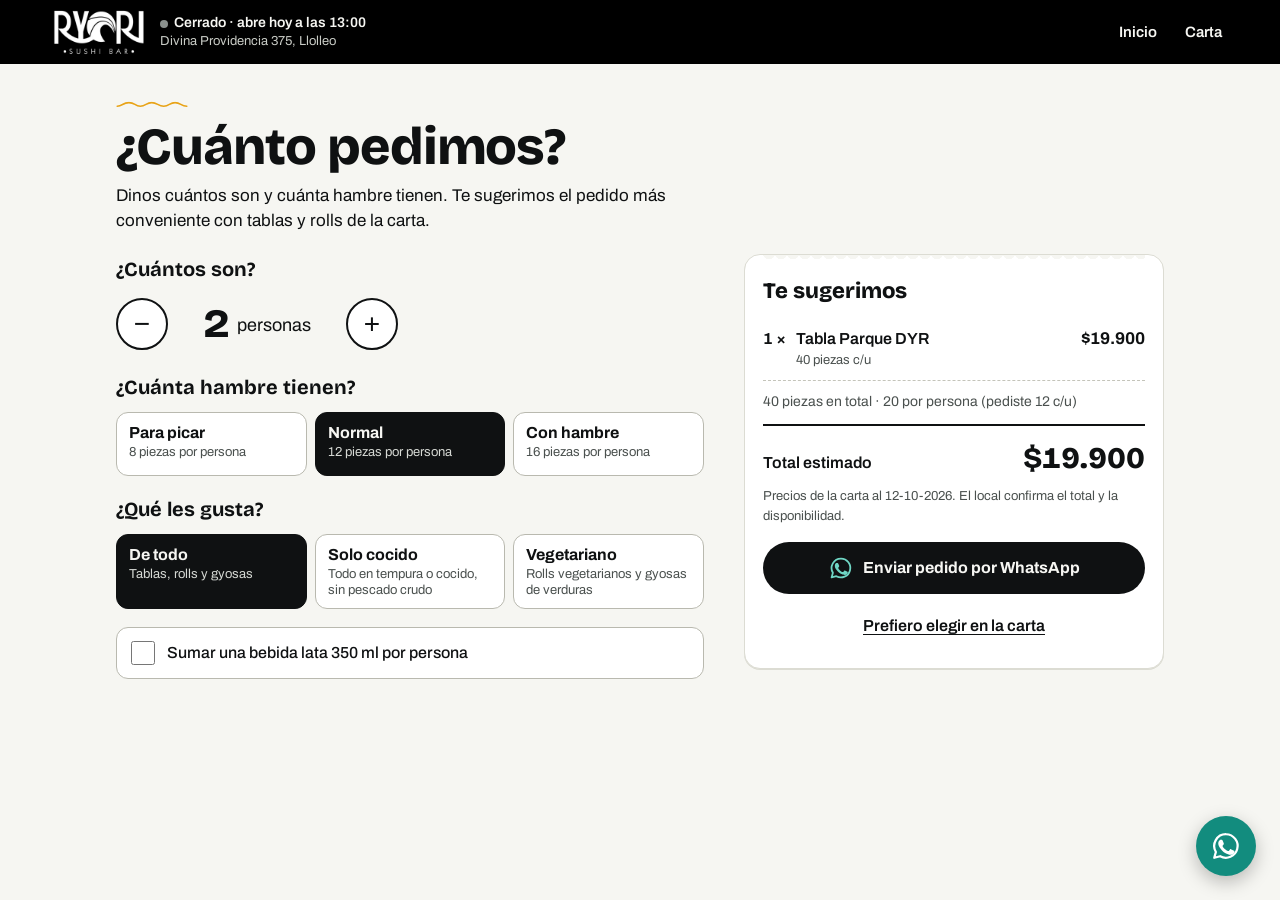
<file: sugeridor/index.html>
<!doctype html>
<html lang="es-CL">
<head>
  <meta charset="utf-8">
  <meta name="viewport" content="width=device-width, initial-scale=1">
  <title>¿Cuánto pedimos? · Ryori Sushi Bar</title>
  <meta name="description" content="Dinos cuántos son y cuánta hambre tienen: te sugerimos qué tablas y rolls pedir en Ryori, con el total estimado, y lo envías por WhatsApp.">
  <meta name="robots" content="noindex,nofollow">
  <meta name="theme-color" content="#000000">
  <link rel="icon" href="../favicon.svg" type="image/svg+xml">
  <link rel="icon" href="../assets/marca/icono-32.png" sizes="32x32" type="image/png">
  <link rel="apple-touch-icon" href="../assets/marca/icono-180.png">
  <link rel="preload" as="font" type="font/woff2" href="/assets/fuentes/archivo-latin.woff2" crossorigin>
  <link rel="preload" as="font" type="font/woff2" href="/assets/fuentes/bricolage-grotesque-latin.woff2" crossorigin>
  <link rel="stylesheet" href="../comun.css">
  <link rel="stylesheet" href="sugeridor.css">
  <script src="../comun.js" defer></script>
  <script src="../menu-data.js" defer></script>
  <script src="sugeridor.js" defer></script>
</head>
<body>
  <a class="saltar" href="#contenido">Ir al contenido</a>
  <header class="cabecera">
    <a class="logo" href="../" aria-label="Ryori Sushi Bar, inicio"><img src="../assets/marca/logo-original-negro.webp" alt="Ryori Sushi Bar" width="252" height="132"></a>
    <div class="local">
      <p class="estado" data-estado aria-live="polite"></p>
      <address>Divina Providencia 375, Llolleo</address>
    </div>
    <nav class="cabecera-nav" aria-label="Principal">
      <a class="solo-escritorio" href="../">Inicio</a>
      <a href="../carta/">Carta</a>
    </nav>
  </header>

  <main id="contenido" class="sugeridor">
    <div class="intro">
      <svg class="ola" viewBox="0 0 120 12" aria-hidden="true"><use href="#ola"/></svg>
      <h1>¿Cuánto pedimos?</h1>
      <p>Dinos cuántos son y cuánta hambre tienen. Te sugerimos el pedido más conveniente con tablas y rolls de la carta.</p>
    </div>

    <form class="preguntas" id="preguntas" onsubmit="return false">
      <fieldset class="pregunta">
        <legend>¿Cuántos son?</legend>
        <div class="contador">
          <button type="button" class="paso" id="menos" aria-label="Una persona menos">−</button>
          <output id="personas" for="menos mas" aria-live="polite"><span id="personas-n">2</span> <span id="personas-txt">personas</span></output>
          <button type="button" class="paso" id="mas" aria-label="Una persona más">+</button>
        </div>
      </fieldset>

      <fieldset class="pregunta">
        <legend>¿Cuánta hambre tienen?</legend>
        <div class="elecciones" id="hambre"></div>
      </fieldset>

      <fieldset class="pregunta">
        <legend>¿Qué les gusta?</legend>
        <div class="elecciones" id="preferencia"></div>
      </fieldset>

      <fieldset class="pregunta">
        <legend class="visualmente-oculto">Bebida</legend>
        <label class="interruptor">
          <input type="checkbox" id="bebida">
          <span>Sumar una bebida lata 350 ml por persona</span>
        </label>
      </fieldset>
    </form>

    <section class="boleta" id="boleta" aria-labelledby="boleta-titulo" aria-live="polite">
      <h2 id="boleta-titulo">Te sugerimos</h2>
      <ul class="lineas" id="lineas"></ul>
      <p class="piezas-total" id="piezas-total"></p>
      <p class="total"><span>Total estimado</span> <strong id="total"></strong></p>
      <p class="aviso" id="aviso"></p>
      <div class="acciones">
        <a class="enviar" id="enviar" href="https://wa.me/56999518653" target="_blank" rel="noopener"><svg viewBox="0 0 24 24" aria-hidden="true"><use href="#icono-wa"/></svg>Enviar pedido por WhatsApp</a>
        <a class="secundario" href="../carta/">Prefiero elegir en la carta</a>
      </div>
    </section>
  </main>

  <dialog class="demo" id="demo" aria-labelledby="demo-titulo">
    <h2 id="demo-titulo">Mensaje que se enviaría por WhatsApp</h2>
    <p class="demo-nota">Vista de demostración: en el sitio publicado, este botón abre WhatsApp con el mensaje listo para Ryori.</p>
    <pre id="demo-mensaje"></pre>
    <form method="dialog"><button class="cerrar" value="cerrar">Cerrar</button></form>
  </dialog>

  <nav class="barra-canales" aria-label="Pedir">
    <a class="canal canal-retiro" href="https://menu.fu.do/ryori" target="_blank" rel="noopener">Retirar en el local <span class="ext" aria-hidden="true">↗</span></a>
    <a class="canal canal-delivery" href="https://www.ubereats.com/cl/store/ryori-sushi/pJ2VaHH-VmKoWFzFx3EKbg" target="_blank" rel="noopener">Delivery <span class="ext" aria-hidden="true">↗</span></a>
    <a class="wa-redondo" href="https://wa.me/56999518653" target="_blank" rel="noopener" aria-label="Escribir a Ryori por WhatsApp"><svg viewBox="0 0 24 24" aria-hidden="true"><use href="#icono-wa"/></svg></a>
  </nav>
  <a class="wa-flotante" href="https://wa.me/56999518653" target="_blank" rel="noopener" aria-label="Escribir a Ryori por WhatsApp"><svg viewBox="0 0 24 24" aria-hidden="true"><use href="#icono-wa"/></svg></a>

  <svg width="0" height="0" style="position:absolute" aria-hidden="true">
    <symbol id="icono-wa" viewBox="0 0 24 24"><path d="M12 2.6a9.4 9.4 0 0 0-8.1 14.2L2.6 21.4l4.7-1.2A9.4 9.4 0 1 0 12 2.6Z" fill="none" stroke="currentColor" stroke-width="1.8" stroke-linejoin="round"/><path d="M9.1 7.4c-.2-.5-.5-.5-.7-.5h-.6c-.2 0-.6.1-.9.4-.3.3-1.1 1.1-1.1 2.7s1.2 3.1 1.3 3.3c.2.2 2.2 3.5 5.4 4.8 2.7 1.1 3.2.9 3.8.8.6-.1 1.9-.8 2.2-1.5.3-.7.3-1.4.2-1.5-.1-.1-.3-.2-.7-.4l-2.1-1c-.3-.1-.5-.2-.7.2-.2.3-.8 1-1 1.2-.2.2-.4.2-.7.1-.3-.2-1.3-.5-2.5-1.6-.9-.8-1.6-1.9-1.7-2.2-.2-.3 0-.5.1-.7l.5-.6c.2-.2.2-.4.3-.6.1-.2 0-.4 0-.6l-1-2.3Z" fill="currentColor"/></symbol>
    <symbol id="ola" viewBox="0 0 120 12"><path d="M2 8c9 0 9-6 19.5-6S31 8 40.5 8 50 2 59.5 2 70 8 79.5 8 89 2 98.5 2 108 8 118 8" fill="none" stroke="currentColor" stroke-width="2.6" stroke-linecap="round"/></symbol>
  </svg>
</body>
</html>
</file>
<file: comun.css>
/* Tipografías alojadas en el sitio (assets/fuentes, licencia OFL) */
@font-face { font-family: "Archivo"; src: url("/assets/fuentes/archivo-latin.woff2") format("woff2"); font-weight: 400 700; font-style: normal; font-display: swap; }
@font-face { font-family: "Bricolage Grotesque"; src: url("/assets/fuentes/bricolage-grotesque-latin.woff2") format("woff2"); font-weight: 700 800; font-style: normal; font-display: swap; }

/* Sistema visual compartido por portada y carta: colores, tipografías, canales de compra,
   barra fija del teléfono y botón de WhatsApp. */
:root {
  --tinta: #0F1112;
  --arroz: #F6F6F2;
  --nori: #1E3D35;
  --mango: #E8A317;
  --wa: #128C7E;
  --negro: #000000;
  --blanco: #FFFFFF;
  --gris: #4A504E;        /* texto secundario: 7,6:1 sobre arroz */
  --linea: #DCDCD3;
  --papel: #FFFFFF;
  --titulos: 'Bricolage Grotesque', 'Archivo', system-ui, sans-serif;
  --texto: 'Archivo', system-ui, sans-serif;
  /* compatibilidad con la fase 1 */
  --canal-tinta: var(--tinta);
  --canal-papel: var(--arroz);
}

.canales { display: flex; flex-wrap: wrap; gap: 10px; align-items: center; }
.canal {
  display: inline-flex; align-items: center; justify-content: center; gap: 10px;
  min-height: 48px; padding: 12px 18px; border-radius: 999px;
  font: inherit; font-size: 15px; font-weight: 600; line-height: 1.2; text-decoration: none;
  border: 1.5px solid currentColor; white-space: nowrap;
  transition: background-color .15s, color .15s;
}
.canal .ext { font-weight: 400; }
.canal svg { width: 20px; height: 20px; flex: none; }

/* Sobre fondo claro */
.canal-retiro { background: var(--canal-tinta); border-color: var(--canal-tinta); color: var(--canal-papel); }
.canal-retiro:hover { background: #2b3033; border-color: #2b3033; }
.canal-delivery, .canal-whatsapp { background: transparent; color: var(--canal-tinta); }
.canal-delivery:hover, .canal-whatsapp:hover { background: rgba(15, 17, 18, .07); }
.canal-whatsapp .wa-icono { color: var(--wa); }

/* Sobre fondo oscuro o foto */
.canales.sobre-oscuro .canal-retiro { background: var(--canal-papel); border-color: var(--canal-papel); color: var(--canal-tinta); }
.canales.sobre-oscuro .canal-retiro:hover { background: #fff; }
.canales.sobre-oscuro .canal-delivery,
.canales.sobre-oscuro .canal-whatsapp { color: var(--canal-papel); background: rgba(15, 17, 18, .35); }
.canales.sobre-oscuro .canal-delivery:hover,
.canales.sobre-oscuro .canal-whatsapp:hover { background: rgba(15, 17, 18, .6); }
.canales.sobre-oscuro .wa-icono { color: #6fd6c4; }

/* Botón redondo de WhatsApp: flotante en escritorio */
.wa-flotante {
  position: fixed; right: 24px; bottom: 24px; z-index: 40;
  width: 60px; height: 60px; border-radius: 50%;
  display: grid; place-items: center;
  background: var(--wa); color: #fff;
  box-shadow: 0 6px 18px rgba(0, 0, 0, .25);
  transition: transform .15s;
}
.wa-flotante:hover { transform: scale(1.06); }
.wa-flotante svg { width: 30px; height: 30px; }

/* Barra fija del teléfono: Retirar, Delivery y WhatsApp redondo */
.barra-canales { display: none; }

@media (max-width: 700px) {
  .wa-flotante { display: none; }
  .barra-canales {
    display: flex; gap: 8px; align-items: center;
    position: fixed; left: 0; right: 0; bottom: 0; z-index: 40;
    padding: 10px 12px calc(10px + env(safe-area-inset-bottom));
    background: var(--canal-tinta);
    box-shadow: 0 -4px 16px rgba(0, 0, 0, .18);
  }
  .barra-canales .canal { flex: 1 1 auto; min-width: 0; padding: 12px 12px; font-size: 15px; gap: 6px; }
  .barra-canales .canal-retiro { flex-grow: 2; }
  .barra-canales .canal-retiro { background: var(--canal-papel); border-color: var(--canal-papel); color: var(--canal-tinta); }
  .barra-canales .canal-delivery { color: var(--canal-papel); }
  .barra-canales .wa-redondo {
    flex: none; width: 52px; height: 52px; border-radius: 50%;
    display: grid; place-items: center; background: var(--wa); color: #fff;
  }
  .barra-canales .wa-redondo svg { width: 28px; height: 28px; }
  /* Deja espacio para que la barra no tape el final de la página */
  body { padding-bottom: calc(76px + env(safe-area-inset-bottom)); }
}

.canal:focus-visible, .wa-flotante:focus-visible, .wa-redondo:focus-visible {
  outline: 3px solid var(--mango); outline-offset: 3px;
}

@media (prefers-reduced-motion: reduce) {
  .canal, .wa-flotante { transition: none; }
  .wa-flotante:hover { transform: none; }
}

@media print {
  .wa-flotante, .barra-canales { display: none; }
}

/* ---------- Base compartida ---------- */
*, *::before, *::after { box-sizing: border-box; }
.visualmente-oculto { position: absolute; width: 1px; height: 1px; overflow: hidden; clip: rect(0 0 0 0); white-space: nowrap; }
.saltar { position: fixed; left: 12px; top: -60px; z-index: 100; background: var(--mango); color: var(--tinta); padding: 12px 16px; font-weight: 600; }
.saltar:focus { top: 12px; }

/* ---------- Cabecera negra: logo original sobre #000, estado y dirección ---------- */
.cabecera {
  background: var(--negro); color: var(--arroz);
  display: flex; align-items: center; gap: 14px;
  padding: 6px max(16px, calc((100vw - 1180px) / 2)); min-height: 64px;
}
.logo { display: flex; align-items: center; min-height: 44px; flex: none; }
.logo img { display: block; width: 96px; height: auto; }
.local { flex: 1; min-width: 0; font-size: 13px; line-height: 1.3; }
.estado { display: flex; align-items: center; gap: 6px; font-weight: 600; font-size: 14px; }
.estado::before { content: ""; width: 8px; height: 8px; border-radius: 50%; background: #8A908D; flex: none; }
.estado[data-abierto="si"]::before { background: #4FD18B; }
.estado:empty { display: none; }
.local address { font-style: normal; color: #C9CCC6; }
.cabecera-nav { display: flex; align-items: center; gap: 12px; }
.cabecera-nav > a:not(.canal) { display: flex; align-items: center; min-height: 44px; padding: 0 8px; text-decoration: none; font-weight: 600; font-size: 15px; }
.cabecera-nav > a:not(.canal):hover { text-decoration: underline; }
.cabecera .canal { min-height: 44px; padding: 8px 16px; font-size: 14px; }
@media (max-width: 1100px) { .cabecera .canal-delivery, .cabecera .canal-whatsapp { display: none; } }
@media (max-width: 700px) {
  .cabecera .canales, .cabecera .solo-escritorio { display: none; }
  .logo img { width: 72px; }
  .estado { font-size: 13px; }
  .local { font-size: 12px; }
}

/* ---------- La ola: separa secciones y marca lo destacado ---------- */
.ola { display: block; width: 72px; height: 10px; color: var(--mango); }
.ola-separador { display: block; width: 100%; height: 14px; color: var(--linea); }

/* ---------- Tarjeta del sugeridor (portada y carta) ---------- */
.tarjeta-sugeridor { padding: 20px; border-radius: 16px; background: var(--nori); color: var(--arroz); }
.tarjeta-sugeridor .ola { margin-bottom: 10px; }
.tarjeta-sugeridor h2, .tarjeta-sugeridor h3 { font-family: var(--titulos); font-weight: 800; font-size: 22px; line-height: 1.15; margin: 0; }
.tarjeta-sugeridor p { margin: 6px 0 14px; color: #DCE6E2; max-width: 34em; }
.boton-mango {
  display: inline-flex; align-items: center; min-height: 48px; padding: 0 22px; border-radius: 999px;
  background: var(--mango); color: var(--tinta); font-weight: 700; text-decoration: none;
}
.boton-mango:hover { background: #F3B93F; }
@media (min-width: 760px) {
  .tarjeta-sugeridor { display: grid; grid-template-columns: 1fr auto; align-items: center; gap: 4px 32px; padding: 24px 28px; }
  .tarjeta-sugeridor > :not(.boton-mango) { grid-column: 1; }
  .tarjeta-sugeridor .boton-mango { grid-column: 2; grid-row: 1 / span 3; }
  .tarjeta-sugeridor p { margin-bottom: 0; }
}

/* ---------- Pie ---------- */
.pie { background: var(--negro); color: var(--arroz); padding: 28px max(16px, calc((100vw - 1180px) / 2)); font-size: 14px; }
.pie a { color: inherit; }

/* ---------- Precio y botón Pedir (portada y carta) ---------- */
.precio { font-weight: 700; font-size: 17px; font-variant-numeric: tabular-nums; white-space: nowrap; }
.pedir {
  display: inline-flex; align-items: center; gap: 6px; min-height: 44px; padding: 0 16px;
  border-radius: 999px; background: var(--tinta); color: var(--arroz);
  font-weight: 600; font-size: 15px; text-decoration: none; white-space: nowrap;
}
.pedir:hover { background: var(--nori); }
</file>
<file: styles.css>
/* Portada de Ryori. Colores, tipografías y piezas compartidas en comun.css */
*, *::before, *::after { box-sizing: border-box; }
html { scroll-behavior: smooth; scroll-padding-top: 16px; }
body { margin: 0; background: var(--arroz); color: var(--tinta); font-family: var(--texto); font-size: 16px; line-height: 1.5; -webkit-text-size-adjust: 100%; }
a { color: inherit; }
img { display: block; max-width: 100%; }
h1, h2, h3, p, figure, ol, ul, dl, dd { margin: 0; }
ol, ul { padding: 0; list-style: none; }
:focus-visible { outline: 3px solid var(--mango); outline-offset: 2px; }
h2 { font-family: var(--titulos); font-weight: 800; font-size: 28px; line-height: 1.1; letter-spacing: -.01em; }
.fuente { color: var(--gris); font-size: 14px; }
.fuente a { text-underline-offset: 2px; display: inline-block; padding: 14px 0; margin: -14px 0; }
.enlace { display: inline-flex; align-items: center; min-height: 44px; font-weight: 600; text-underline-offset: 3px; }

/* ---------- Portada: foto + título + tres canales ---------- */
.portada { background: var(--arroz); }
.portada-foto img { width: 100%; height: auto; aspect-ratio: 1100 / 760; object-fit: cover; }
.portada-texto { padding: 18px 16px 4px; }
.portada h1 { font-family: var(--titulos); font-weight: 800; font-size: 44px; line-height: 1; letter-spacing: -.025em; }
.bajada { font-size: 17px; margin-top: 10px; max-width: 32em; }
.portada-canales { margin-top: 16px; }
.portada-canales .canal-retiro { flex: 1 1 100%; }
.portada-canales .canal-delivery, .portada-canales .canal-whatsapp { flex: 1 1 0; }
.como-llega { color: var(--gris); font-size: 14px; margin-top: 12px; }

/* ---------- Contenido ---------- */
.contenedor { max-width: 1180px; margin: 0 auto; padding: 20px 16px 40px; }
.seccion { padding: 28px 0 12px; }
.seccion-cabeza { display: flex; flex-wrap: wrap; align-items: baseline; justify-content: space-between; gap: 4px 16px; margin-bottom: 14px; }
.ola-separador { margin: 16px 0 0; }

/* Lo más pedido: tarjetas que se deslizan en el teléfono */
.mas-pedido {
  display: grid; grid-auto-flow: column; grid-auto-columns: 78%; gap: 12px;
  overflow-x: auto; scroll-snap-type: x mandatory; margin: 0 -16px; padding: 4px 16px 12px; scroll-padding-inline: 16px;
}
.mas-pedido li { scroll-snap-align: start; background: var(--papel); border: 1px solid var(--linea); border-radius: 14px; overflow: hidden; display: flex; flex-direction: column; }
.mas-pedido li.destacado { border: 2px solid var(--mango); }
.mas-pedido figure { position: relative; }
.mas-pedido img { width: 100%; height: auto; aspect-ratio: 4 / 3; object-fit: cover; background: #E4E3DB; }
.mas-pedido figcaption { position: absolute; left: 8px; bottom: 8px; background: rgba(15, 17, 18, .8); color: #fff; font-size: 12px; padding: 3px 8px; border-radius: 999px; }
.mp-texto { padding: 12px 14px 14px; display: flex; flex-direction: column; gap: 4px; flex: 1; }
.mp-puesto { display: flex; align-items: center; gap: 8px; font-size: 13px; font-weight: 700; color: var(--nori); }
.mp-puesto .ola { width: 36px; height: 8px; }
.mas-pedido h3 { font-family: var(--titulos); font-weight: 700; font-size: 19px; line-height: 1.2; }
.mp-dato { color: var(--gris); font-size: 14px; }
.mp-pie { display: flex; align-items: center; justify-content: space-between; gap: 10px; margin-top: auto; padding-top: 8px; }

/* Promos */
.promos { display: grid; gap: 0; }
.promos li { display: flex; align-items: center; gap: 12px; padding: 10px 0; border-bottom: 1px solid var(--linea); }
.promo-nombre { flex: 1; font-family: var(--titulos); font-weight: 700; font-size: 18px; line-height: 1.2; }

/* Lo que dicen */
.notas { display: grid; gap: 12px; margin-top: 14px; }
.notas a { display: flex; align-items: center; gap: 16px; padding: 14px 16px; min-height: 44px; border-radius: 14px; background: var(--papel); border: 1px solid var(--linea); text-decoration: none; }
.notas a:hover { border-color: var(--tinta); }
.nota { font-family: var(--titulos); font-weight: 800; font-size: 40px; line-height: 1; font-variant-numeric: tabular-nums; }
.estrella { color: #8F6206; font-size: 26px; margin-left: 2px; vertical-align: 6px; }
.nota-detalle { font-size: 15px; }
#opiniones .fuente { margin-top: 10px; }

/* Visítanos */
.visitanos-grilla { display: grid; gap: 24px; margin-top: 14px; }
.visitanos h3 { font-size: 15px; font-weight: 700; color: var(--nori); margin-bottom: 6px; }
.dato { font-size: 17px; margin-bottom: 12px; }
.horario > div { display: flex; justify-content: space-between; gap: 16px; padding: 6px 0; border-bottom: 1px solid var(--linea); font-variant-numeric: tabular-nums; }
.horario dd { white-space: nowrap; font-weight: 600; }
.estado-visita { margin-top: 10px; font-weight: 600; }
.estado-visita:empty { display: none; }
.contacto a { display: flex; align-items: center; min-height: 44px; text-underline-offset: 3px; }

/* Pie */
.pie-portada { display: grid; gap: 10px; }
.pie-portada img { width: 126px; height: auto; }
.pie-nota { color: #C9CCC6; }

/* ---------- Escritorio ---------- */
@media (min-width: 760px) {
  .portada { display: grid; grid-template-columns: minmax(0, 1fr) minmax(0, 1.15fr); align-items: center; gap: 48px; max-width: 1180px; margin: 0 auto; padding: 40px 16px 8px; }
  .portada-foto { order: 2; }
  .portada-foto img { border-radius: 18px; aspect-ratio: 4 / 3; }
  .portada-texto { padding: 0; }
  .portada h1 { font-size: clamp(52px, 6vw, 80px); }
  .bajada { font-size: 19px; margin-top: 16px; }
  .portada-canales { margin-top: 24px; }
  .portada-canales .canal { flex: 0 0 auto; }
  .contenedor { padding-top: 32px; }
  .seccion { padding-top: 40px; }
  h2 { font-size: 34px; }
  .mas-pedido { grid-auto-flow: row; grid-template-columns: repeat(5, minmax(0, 1fr)); overflow: visible; margin: 0; padding: 4px 0 12px; }
  .promos { grid-template-columns: 1fr 1fr; column-gap: 40px; }
  .notas { grid-template-columns: 1fr 1fr; }
  .visitanos-grilla { grid-template-columns: repeat(3, minmax(0, 1fr)); gap: 40px; }
  .pie-portada { grid-template-columns: auto 1fr; align-items: center; column-gap: 24px; padding-right: 110px; }
  .pie-portada img { grid-row: span 2; }
}
@media (min-width: 760px) and (max-width: 1100px) {
  .mas-pedido { grid-template-columns: repeat(3, minmax(0, 1fr)); }
  .solo-escritorio { display: none !important; }
}
@media (max-width: 759px) { .solo-escritorio { display: none !important; } }
@media (prefers-reduced-motion: reduce) { html { scroll-behavior: auto; } }
.pie-propuesta a { display: inline-flex; align-items: center; min-height: 44px; color: #C9CCC6; font-size: 14px; }
</file>
<file: carta/carta.css>
/* Carta de Ryori. Variables de color y tipografía en ../comun.css */
*, *::before, *::after { box-sizing: border-box; }
html { scroll-padding-top: 0; }
.cabecera-nav > a:first-child { color: var(--arroz); }
body { margin: 0; background: var(--arroz); color: var(--tinta); font-family: var(--texto); font-size: 16px; line-height: 1.45; -webkit-text-size-adjust: 100%; }
a { color: inherit; }
img { display: block; max-width: 100%; }
button { font: inherit; color: inherit; }
h1, h2, h3, h4, p { margin: 0; }
:focus-visible { outline: 3px solid var(--mango); outline-offset: 2px; }

/* ---------- Buscador y barra de categorías (fija al bajar) ---------- */
.herramientas {
  position: sticky; top: 0; z-index: 20;
  background: var(--arroz); border-bottom: 1px solid var(--linea);
  padding: 10px max(16px, calc((100vw - 1120px) / 2)) 0;
}
.buscador {
  display: flex; align-items: center; gap: 10px;
  background: var(--papel); border: 1.5px solid #B9B9AF; border-radius: 12px;
  padding: 0 14px; min-height: 48px;
}
.buscador:focus-within { border-color: var(--tinta); }
.buscador svg { width: 20px; height: 20px; flex: none; color: var(--gris); }
.buscador input { flex: 1; min-width: 0; min-height: 46px; border: 0; outline: 0; background: transparent; font: inherit; font-size: 16px; color: var(--tinta); }
.buscador input::placeholder { color: #6B706E; }
.categorias {
  display: flex; gap: 4px; overflow-x: auto; scrollbar-width: none;
  margin: 6px -16px 0; padding: 0 16px; scroll-padding-inline: 16px;
}
.categorias::-webkit-scrollbar { display: none; }
.categorias a {
  flex: none; display: flex; align-items: center; min-height: 44px; padding: 0 12px;
  text-decoration: none; font-weight: 600; font-size: 15px; color: var(--gris);
  border-bottom: 3px solid transparent;
}
.categorias a:hover { color: var(--tinta); }
.categorias a[aria-current="true"] { color: var(--tinta); border-bottom-color: var(--mango); }
.categorias a[hidden] { display: none; }

/* ---------- Secciones ---------- */
#secciones, .nota-precios, .sin-resultados { max-width: 1120px; margin: 0 auto; padding: 0 16px; }
.categoria { padding: 14px 0 8px; scroll-margin-top: 104px; }
.categoria + .categoria { border-top: 1px solid var(--linea); padding-top: 22px; }
.categoria-titulo { font-family: var(--titulos); font-weight: 800; font-size: 24px; line-height: 1.1; letter-spacing: -.01em; }
.subgrupo { margin-top: 6px; }
.subgrupo-titulo { font-family: var(--titulos); font-weight: 700; font-size: 17px; color: var(--nori); margin: 12px 0 0; line-height: 1.25; }
.subgrupo[hidden], .categoria[hidden], [data-clave][hidden], .tarjeta-sugeridor[hidden] { display: none; }

/* ---------- Fila de plato ---------- */
.lista-platos { display: grid; }
.plato {
  display: grid; grid-template-columns: minmax(0, 1fr); grid-template-areas: 'texto' 'opciones' 'pie';
  gap: 4px 12px; padding: 12px 0; border-bottom: 1px solid var(--linea); align-content: start;
}
.plato:last-child { border-bottom: 0; }
.plato.con-foto { grid-template-columns: 88px minmax(0, 1fr); grid-template-areas: 'foto texto' 'foto pie'; grid-template-rows: auto 1fr; }
.plato.con-foto:has(.plato-opciones) { grid-template-areas: 'foto texto' 'opciones opciones' 'pie pie'; grid-template-rows: auto; }
.plato.con-foto .plato-pie { align-self: end; }
.foto { grid-area: foto; margin: 0; position: relative; align-self: start; }
.foto img { width: 88px; height: 88px; object-fit: cover; border-radius: 8px; background: #E4E3DB; }
.foto figcaption { position: absolute; left: 0; right: 0; bottom: 0; padding: 3px 4px; border-radius: 0 0 8px 8px; background: rgba(15, 17, 18, .78); color: #fff; font-size: 12px; line-height: 1.2; text-align: center; }
.plato-texto { grid-area: texto; min-width: 0; }
.plato-nombre { font-family: var(--titulos); font-weight: 700; font-size: 18px; line-height: 1.2; }
.plato-desc { color: var(--gris); font-size: 14px; line-height: 1.35; margin-top: 2px; }
.plato-opciones { grid-area: opciones; }
.plato-pie { grid-area: pie; display: flex; align-items: center; gap: 12px; }
.plato-meta { flex: 1; display: flex; flex-wrap: wrap; align-items: center; gap: 6px 8px; min-width: 0; }
.piezas { font-size: 13px; font-weight: 600; }
.etiquetas { display: contents; list-style: none; }
.etiquetas li { font-size: 12px; font-weight: 600; line-height: 1; padding: 4px 7px; border-radius: 999px; border: 1px solid currentColor; }
.et-picante { color: #A8321A; }
.et-mariscos { color: #1D5A73; }
.et-pescado { color: #2C4F8A; }
.et-vegano, .et-vegetariano { color: var(--nori); }

/* Variantes: relleno, cantidad, tamaño */
.opciones { display: flex; flex-wrap: wrap; gap: 6px; }
.opciones + .opciones { margin-top: 6px; }
.opcion {
  min-height: 44px; min-width: 44px; padding: 0 12px; border-radius: 999px;
  border: 1.5px solid #B9B9AF; background: var(--papel); font-size: 14px; font-weight: 500; cursor: pointer;
}
.opcion:hover { border-color: var(--tinta); }
.opcion[aria-pressed="true"] { background: var(--tinta); border-color: var(--tinta); color: var(--arroz); }
.opcion.no-existe { border-style: dashed; color: #6B706E; text-decoration: line-through; }

/* ---------- Bebidas y barra: lista tipográfica ---------- */
.lista-tragos { column-gap: 40px; }
.trago { break-inside: avoid; border-bottom: 1px solid var(--linea); }
.trago-enlace { display: flex; align-items: baseline; gap: 8px; min-height: 44px; padding: 11px 0; text-decoration: none; }
.trago-enlace:hover .trago-nombre { text-decoration: underline; }
.trago-nombre { font-size: 15px; font-weight: 500; }
.trago-relleno { flex: 1; border-bottom: 1px dotted #9A9E9C; transform: translateY(-4px); min-width: 16px; }
.trago .precio { font-size: 15px; font-weight: 600; }
.trago .opciones { margin: -4px 0 10px; }

/* ---------- Sin resultados ---------- */
.sin-resultados { padding-top: 28px; padding-bottom: 28px; }
.sin-resultados p { font-size: 17px; max-width: 32em; margin-bottom: 14px; }
.sugerencias { display: flex; flex-wrap: wrap; gap: 8px; }
.sugerencias button { min-height: 44px; padding: 0 18px; border-radius: 999px; border: 1.5px solid var(--tinta); background: var(--papel); cursor: pointer; }
.sugerencias button:hover { background: var(--tinta); color: var(--arroz); }

.nota-precios { color: var(--gris); font-size: 14px; padding-top: 18px; padding-bottom: 24px; }
.pie { background: var(--negro); color: var(--arroz); padding: 24px max(16px, calc((100vw - 1120px) / 2)); display: flex; flex-wrap: wrap; justify-content: space-between; align-items: center; gap: 12px 24px; font-size: 14px; }
.pie p { max-width: 46em; color: #D6D6CF; }
.pie a { display: flex; align-items: center; min-height: 44px; font-weight: 600; text-decoration: none; margin-right: 76px; }
.pie a:hover { text-decoration: underline; }

/* ---------- Escritorio ---------- */
@media (min-width: 760px) {

  .lista-platos { grid-template-columns: 1fr 1fr; column-gap: 40px; }
  .plato:last-child { border-bottom: 1px solid var(--linea); }
  .lista-tragos { columns: 2; }
  .categoria-titulo { font-size: 32px; }
}
@media (max-width: 700px) {
  .pie a { margin-right: 0; }
}

@media (prefers-reduced-motion: reduce) { html { scroll-behavior: auto; } }
.conteo { max-width: 1120px; margin: 0 auto; padding: 12px 16px 0; font-size: 15px; font-weight: 600; }
.conteo:empty { display: none; }
.tarjeta-sugeridor { margin: 18px 0 8px; }
.plato.simple { grid-template-columns: minmax(0, 1fr) auto; grid-template-areas: 'texto pie'; align-items: center; }
.plato.simple .plato-meta { display: none; }
/* Rendimiento: el navegador dibuja cada categoría recién cuando se acerca a la pantalla. */
.categoria { content-visibility: auto; contain-intrinsic-size: auto 1200px; }
</file>
<file: presentacion/propuesta.css>
/* Propuesta para Ryori. Mismo sistema visual que el sitio (../comun.css). */
body { margin: 0; background: var(--arroz); color: var(--tinta); font-family: var(--texto); font-size: 17px; line-height: 1.55; -webkit-text-size-adjust: 100%; }
h1, h2, h3, p, figure, ul, ol { margin: 0; }
a { color: inherit; text-underline-offset: 3px; }
:focus-visible { outline: 3px solid var(--mango); outline-offset: 2px; }

.cabecera .local { color: var(--arroz); font-weight: 600; font-size: 14px; line-height: 1.35; }
.cabecera .local span { font-weight: 400; color: #C9CCC6; }

main { max-width: 720px; margin: 0 auto; padding: 0 16px 48px; }
main > section { padding: 36px 0 8px; }
main > section + section { border-top: 1px solid var(--linea); margin-top: 28px; }
h2 { font-family: var(--titulos); font-weight: 800; font-size: 28px; line-height: 1.1; letter-spacing: -.01em; margin-bottom: 14px; }
h3 { font-family: var(--titulos); font-weight: 700; font-size: 19px; margin: 24px 0 8px; color: var(--nori); }
main p + p { margin-top: 12px; }
.fuente { font-size: 13px; color: var(--gris); margin-top: 10px; line-height: 1.45; }
main .fuente { margin-top: 10px; }

.portada-propuesta { padding-top: 28px; }
.portada-propuesta .ola { margin-bottom: 12px; }
.portada-propuesta h1 { font-family: var(--titulos); font-weight: 800; font-size: 40px; line-height: 1.02; letter-spacing: -.02em; margin-bottom: 14px; }
.boton { display: inline-flex; align-items: center; min-height: 48px; padding: 0 22px; margin-top: 18px; border-radius: 999px; background: var(--tinta); color: var(--arroz); font-weight: 700; text-decoration: none; }
.boton:hover { background: var(--nori); }
.tiempo { font-size: 14px; color: var(--gris); margin-top: 10px; }

.datos { list-style: none; padding: 0; display: grid; gap: 8px; }
.datos li { display: flex; align-items: baseline; gap: 12px; padding: 12px 14px; background: var(--papel); border: 1px solid var(--linea); border-radius: 12px; }
.datos strong { font-family: var(--titulos); font-weight: 800; font-size: 26px; white-space: nowrap; min-width: 4.4em; font-variant-numeric: tabular-nums; }
.datos span { font-size: 15px; line-height: 1.35; }
.datos + .fuente + p { margin-top: 16px; }

.pendientes, .incluye, .extras { padding-left: 20px; display: grid; gap: 10px; }
.pendientes li::marker, .incluye li::marker, .extras li::marker { color: var(--nori); }

.comparar { display: grid; grid-template-columns: 1fr 1fr; gap: 14px 10px; }
.comparar figure { min-width: 0; }
.comparar img { display: block; width: 100%; height: auto; border-radius: 12px; border: 1px solid var(--linea); background: #E4E3DB; }
.comparar figcaption { font-size: 13px; margin-top: 5px; color: var(--gris); }
.comparar figcaption b { color: var(--tinta); }

.cifras { list-style: none; padding: 0; display: grid; gap: 10px; }
.cifras li { display: grid; grid-template-columns: auto auto 1fr; align-items: baseline; gap: 2px 10px; padding: 12px 14px; background: var(--papel); border: 1px solid var(--linea); border-radius: 12px; }
.cifras .antes { color: var(--gris); text-decoration: line-through; text-decoration-thickness: 1px; font-variant-numeric: tabular-nums; }
.cifras .flecha { color: var(--gris); }
.cifras .ahora { font-family: var(--titulos); font-weight: 800; font-size: 24px; font-variant-numeric: tabular-nums; }
.cifras .que { grid-column: 1 / -1; font-size: 15px; line-height: 1.35; }

.pasos, .etapas { padding-left: 24px; display: grid; gap: 10px; }
.pasos li::marker, .etapas li::marker { font-weight: 700; color: var(--nori); }

.inversion { text-align: left; }
.precio-propuesta { font-family: var(--titulos); font-weight: 800; font-size: 30px; padding: 14px 16px; border-radius: 12px; background: var(--nori); color: var(--arroz); margin-bottom: 12px; }

.pie p { max-width: 720px; margin: 0 auto; color: #C9CCC6; }

@media (min-width: 760px) {
  main { padding-bottom: 72px; }
  .portada-propuesta { padding-top: 56px; }
  .portada-propuesta h1 { font-size: 56px; }
  h2 { font-size: 34px; }
  .comparar { grid-template-columns: repeat(4, 1fr); }
  .cifras { grid-template-columns: 1fr 1fr; }
}
.incluye a { display: inline-block; padding: 13px 4px; margin: -13px -4px; font-weight: 600; }
</file>
<file: sugeridor/sugeridor.css>
/* Sugeridor «¿Cuánto pedimos?». Variables y piezas comunes en ../comun.css */
body { margin: 0; background: var(--arroz); color: var(--tinta); font-family: var(--texto); font-size: 16px; line-height: 1.5; -webkit-text-size-adjust: 100%; }
h1, h2, p { margin: 0; }
a { color: inherit; }
:focus-visible { outline: 3px solid var(--mango); outline-offset: 2px; }

.sugeridor { max-width: 1080px; margin: 0 auto; padding: 22px 16px 40px; display: grid; gap: 20px; }
.intro .ola { margin-bottom: 10px; }
.intro h1 { font-family: var(--titulos); font-weight: 800; font-size: 38px; line-height: 1.05; letter-spacing: -.02em; }
.intro p { margin-top: 8px; max-width: 34em; font-size: 17px; }

/* ---------- Preguntas ---------- */
.preguntas { display: grid; gap: 18px; }
.pregunta { border: 0; margin: 0; padding: 0; min-width: 0; }
.pregunta legend { font-family: var(--titulos); font-weight: 700; font-size: 20px; margin-bottom: 10px; padding: 0; }

.contador { display: flex; align-items: center; gap: 14px; }
.paso {
  width: 52px; height: 52px; border-radius: 50%; flex: none;
  border: 2px solid var(--tinta); background: var(--papel); color: var(--tinta);
  font-size: 28px; line-height: 1; cursor: pointer;
}
.paso:hover:not(:disabled) { background: var(--tinta); color: var(--arroz); }
.paso:disabled { border-color: #B9B9AF; color: #8A8F8C; cursor: not-allowed; }
.contador output { min-width: 150px; text-align: center; font-size: 18px; }
#personas-n { font-family: var(--titulos); font-weight: 800; font-size: 40px; font-variant-numeric: tabular-nums; vertical-align: -6px; margin-right: 4px; }

.elecciones { display: grid; grid-template-columns: repeat(3, minmax(0, 1fr)); gap: 8px; }
.eleccion {
  display: flex; flex-direction: column; align-items: flex-start; gap: 2px; text-align: left;
  min-height: 64px; padding: 10px 12px; border-radius: 12px;
  border: 1.5px solid #B9B9AF; background: var(--papel); color: var(--tinta); font: inherit; cursor: pointer;
}
.eleccion strong { font-size: 16px; line-height: 1.2; }
.eleccion span { font-size: 13px; color: var(--gris); line-height: 1.25; }
.eleccion:hover { border-color: var(--tinta); }
.eleccion[aria-pressed="true"] { background: var(--tinta); border-color: var(--tinta); color: var(--arroz); }
.eleccion[aria-pressed="true"] span { color: #D6D9D4; }

.interruptor { display: flex; align-items: center; gap: 12px; min-height: 52px; padding: 8px 14px; border-radius: 12px; background: var(--papel); border: 1.5px solid #B9B9AF; cursor: pointer; font-weight: 500; }
.interruptor input { width: 24px; height: 24px; accent-color: var(--nori); flex: none; margin: 0; }
.interruptor:has(input:checked) { border-color: var(--nori); }

/* ---------- La boleta ---------- */
.boleta {
  background: var(--papel); border-radius: 16px; padding: 20px 18px 18px;
  border: 1px solid var(--linea); box-shadow: 0 1px 0 var(--linea);
  position: relative;
}
.boleta::before { /* borde de boleta: la ola */
  content: ""; position: absolute; left: 18px; right: 18px; top: 0; height: 6px;
  background: radial-gradient(circle at 6px -2px, var(--arroz) 6px, transparent 6.5px) 0 0 / 12px 6px repeat-x;
}
.boleta h2 { font-family: var(--titulos); font-weight: 800; font-size: 22px; margin-bottom: 8px; }
.lineas { list-style: none; margin: 0; padding: 0; }
.lineas li { display: grid; grid-template-columns: auto 1fr auto; gap: 10px; align-items: baseline; padding: 10px 0; border-bottom: 1px dashed #C4C4BA; }
.cant { font-weight: 700; font-variant-numeric: tabular-nums; }
.prod strong { display: block; font-weight: 600; }
.prod small { display: block; font-size: 13px; color: var(--gris); }
.piezas-total { font-size: 14px; color: var(--gris); margin-top: 10px; }
.total { display: flex; justify-content: space-between; align-items: baseline; margin-top: 12px; padding-top: 10px; border-top: 2px solid var(--tinta); font-weight: 600; }
.total strong { font-family: var(--titulos); font-weight: 800; font-size: 30px; font-variant-numeric: tabular-nums; }
.aviso { font-size: 13px; color: var(--gris); margin-top: 6px; }
.acciones { display: grid; gap: 8px; margin-top: 16px; }
.enviar {
  display: flex; align-items: center; justify-content: center; gap: 10px; min-height: 52px; padding: 0 18px; border-radius: 999px;
  background: var(--tinta); color: var(--arroz); font-weight: 700; font-size: 16px; text-decoration: none;
}
.enviar svg { width: 24px; height: 24px; color: #6fd6c4; }
.enviar:hover { background: var(--nori); }
.secundario { display: flex; align-items: center; justify-content: center; min-height: 48px; font-weight: 600; text-underline-offset: 3px; }

/* ---------- Mensaje de demostración ---------- */
.demo { max-width: min(520px, calc(100vw - 32px)); border: 0; border-radius: 16px; padding: 20px; background: var(--papel); color: var(--tinta); }
.demo::backdrop { background: rgba(15, 17, 18, .6); }
.demo h2 { font-family: var(--titulos); font-weight: 800; font-size: 20px; }
.demo-nota { font-size: 14px; color: var(--gris); margin: 6px 0 12px; }
.demo pre { white-space: pre-wrap; font-family: var(--texto); font-size: 15px; background: #E7F4F1; border-radius: 10px; padding: 12px 14px; margin: 0 0 14px; max-height: 50vh; overflow: auto; }
.cerrar { min-height: 48px; padding: 0 22px; border-radius: 999px; border: 0; background: var(--tinta); color: var(--arroz); font: inherit; font-weight: 700; cursor: pointer; }

@media (min-width: 860px) {
  .sugeridor { grid-template-columns: minmax(0, 1fr) minmax(0, 420px); column-gap: 40px; align-items: start; padding-top: 36px; }
  .intro { grid-column: 1 / -1; }
  .intro h1 { font-size: 52px; }
  .boleta { position: sticky; top: 16px; }
}
@media (max-width: 420px) {
  .elecciones { grid-template-columns: 1fr; }
  .eleccion { flex-direction: row; align-items: center; justify-content: space-between; min-height: 52px; }
}
@media (prefers-reduced-motion: reduce) { * { transition: none !important; } }
</file>
